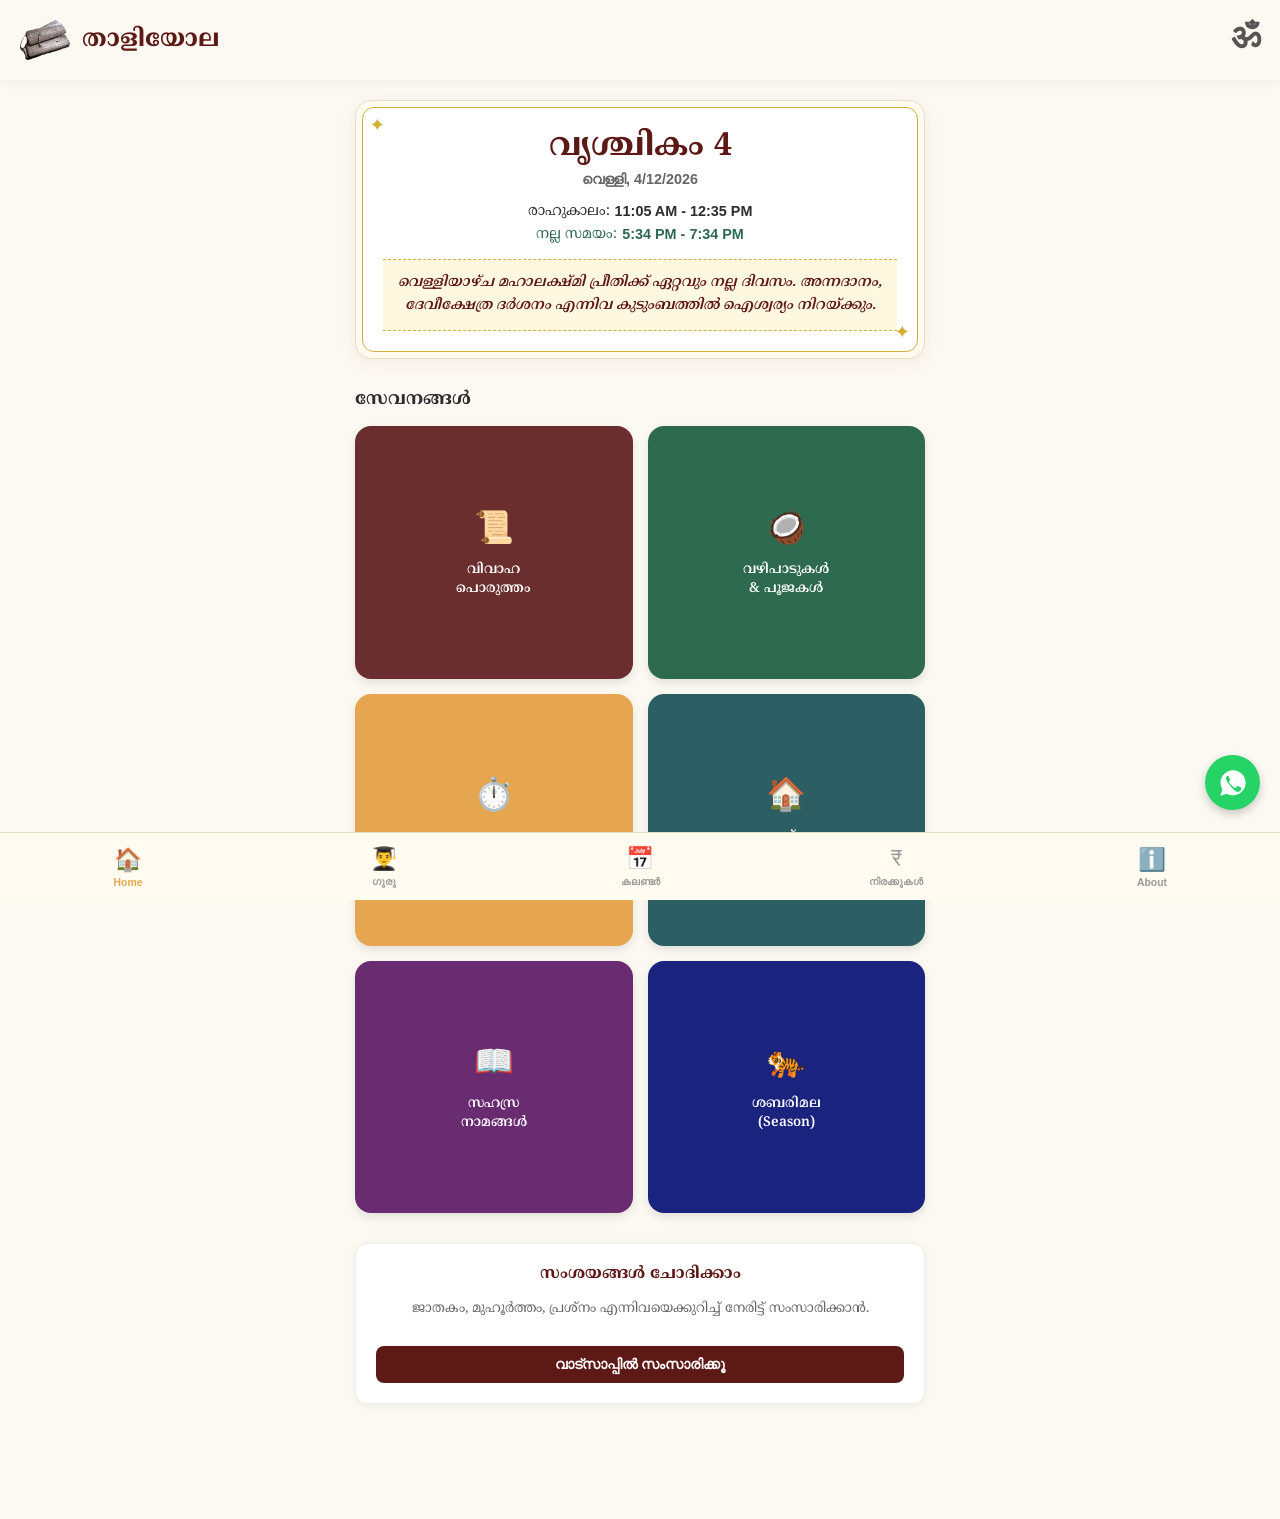
<file: index.html>
<!DOCTYPE html>
<html lang="ml">
<head>
    <meta charset="UTF-8">
    <meta name="viewport" content="width=device-width, initial-scale=1.0">
    <meta name="description" content="Authentic Namboothiri Astrology from Kerala.">
    <title>Thaliyola | Home</title>
    <link href="https://fonts.googleapis.com/css2?family=Noto+Serif+Malayalam:wght@400;700&display=swap" rel="stylesheet">
    <link rel="stylesheet" href="style.css">
</head>
<body>

    <header class="app-header">
        <a href="index.html" class="logo-row">
            <img src="thaliyola1.png" alt="Thaliyola Logo" class="logo-img">
            <div class="logo-text">
                <h1 style="margin:0; font-size:1.5rem; color:#5d1916; font-weight:700;">താളിയോല</h1>
            </div>
        </a>
        <div class="header-om">ॐ</div>
    </header>

    <main class="content-wrapper">

        <div class="parchment-card">
            <div class="parchment-inner">
                <div class="date-container">
                    <div id="m-date-main" class="panchangam-main-mal">...</div>
                    <div id="e-date-sub" class="panchangam-sub-eng">...</div>
                </div>

                <div class="panchangam-row" style="margin-top: 15px;">
                    രാഹുകാലം: <span id="t-rahu" class="time-highlight">...</span>
                </div>
                <div class="panchangam-row nalla-neram">
                    നല്ല സമയം: <span id="t-nalla" class="time-highlight">...</span>
                </div>

                <div id="day-features" class="significance-box">
                    ...
                </div>
            </div>
        </div>

        <div class="section-heading">സേവനങ്ങൾ</div>

        <div class="service-grid-modern">
            <div class="grid-card maroon" onclick="window.location.href='matchmaking.html'">
                <div class="grid-icon">📜</div>
                <div class="grid-label">വിവാഹ<br>പൊരുത്തം</div>
            </div>
            <div class="grid-card green" onclick="window.location.href='offerings.html'">
                <div class="grid-icon">🥥</div>
                <div class="grid-label">വഴിപാടുകൾ<br>& പൂജകൾ</div>
            </div>
            <div class="grid-card mustard" onclick="window.location.href='best_times.html'">
                <div class="grid-icon">⏱️</div>
                <div class="grid-label">നല്ല<br>സമയം</div>
            </div>
            <div class="grid-card teal" onclick="window.location.href='vasthu.html'">
                <div class="grid-icon">🏠</div>
                <div class="grid-label">വാസ്തു<br>അറിവുകൾ</div>
            </div>
            <div class="grid-card purple" onclick="window.location.href='sahasranamam.html'">
                <div class="grid-icon">📖</div>
                <div class="grid-label">സഹസ്ര<br>നാമങ്ങൾ</div>
            </div>
            <div class="grid-card ayyappa" onclick="window.location.href='sabarimala.html'">
                <div class="grid-icon">🐅</div>
                <div class="grid-label">ശബരിമല<br>(Season)</div>
            </div>
        </div>

        <div class="about-card" style="margin-top: 20px; text-align: center;">
            <h3 style="color: var(--primary); margin-top: 0; font-size: 1rem;">സംശയങ്ങൾ ചോദിക്കാം</h3>
            <p style="font-size: 0.85rem; color: #666;">
                ജാതകം, മുഹൂർത്തം, പ്രശ്നം എന്നിവയെക്കുറിച്ച് നേരിട്ട് സംസാരിക്കാൻ.
            </p>
            <button class="book-btn" onclick="contactWhatsApp('നമസ്കാരം, എനിക്ക് ജ്യോതിഷപരമായ ചില സംശയങ്ങൾ ചോദിക്കാനുണ്ട്.')" style="padding: 10px; font-size: 0.9rem;">
                വാട്സാപ്പിൽ സംസാരിക്കൂ
            </button>
        </div>

    </main>

    <a href="javascript:void(0)" onclick="contactWhatsApp('Hello')" class="float-wa">
        <svg viewBox="0 0 32 32" class="wa-icon"><path d="M16.07,2.35c-7.38,0-13.38,6-13.38,13.38a13.3,13.3,0,0,0,2,7.15L2.42,29.6l6.89-2.2a13.31,13.31,0,0,0,6.76,1.84h0c7.38,0,13.38-6,13.38-13.38S23.45,2.35,16.07,2.35ZM9.9,8.29a2.13,2.13,0,0,1,1.55.72c.19.19,1.29,3.1,1.4,3.31s.16.49-.07.79-.42.69-.77,1c-.22.19-.46.35-.22.77s2.93,4.81,6.37,6.33c.4.18.7.16.93-.11s1-1.22,1.27-1.63.53-.36.91-.21,2.35,1.11,2.75,1.31.67.31.76.47.07,2.39-1.15,3.36-3.29,1.15-4.33.71-4.37-3.58-8.6-9.15A9.59,9.59,0,0,1,8.5,11.13C8.57,9.59,10.15,8.29,9.9,8.29Z"/></svg>
    </a>
    <nav class="bottom-nav">
        <a href="index.html" class="nav-item active"><span class="icon">🏠</span><span class="label">Home</span></a>
        <a href="astrologers.html" class="nav-item"><span class="icon">👨‍🎓</span><span class="label">ഗുരു</span></a>
        <a href="calendar.html" class="nav-item"><span class="icon">📅</span><span class="label">കലണ്ടർ</span></a>
        <a href="rates.html" class="nav-item"><span class="icon">₹</span><span class="label">നിരക്കുകൾ</span></a>
        <a href="about.html" class="nav-item"><span class="icon">ℹ️</span><span class="label">About</span></a>
    </nav>

    <script src="script.js"></script>

    <script>
        const daysMalayalam = ["ഞായർ", "തിങ്കൾ", "ചൊവ്വ", "ബുധൻ", "വ്യാഴം", "വെള്ളി", "ശനി"];
        const sunriseOffsets = [40, 35, 25, 10, 5, 5, 10, 15, 15, 15, 20, 35];
        const timingsMap = [[10.5, 9.0, 3.5, 6.0], [1.5, 7.5, 10.0, 12.0], [9.0, 6.0, 1.5, 4.0], [6.0, 4.5, 8.0, 10.0], [7.5, 3.0, 4.0, 6.0], [4.5, 1.5, 11.0, 13.0], [3.0, 0.0, 2.5, 5.0]];
        const sankrantiData = [{cutoff: 14, name: "ധനു", next: "മകരം", offset: 17}, {cutoff: 13, name: "മകരം", next: "കുംഭം", offset: 0}, {cutoff: 14, name: "കുംഭം", next: "മീനം", offset: 0}, {cutoff: 14, name: "മീനം", next: "മേടം", offset: 0}, {cutoff: 15, name: "മേടം", next: "ഇടവം", offset: 0}, {cutoff: 15, name: "ഇടവം", next: "മിഥുനം", offset: 0}, {cutoff: 16, name: "മിഥുനം", next: "കർക്കടകം", offset: 0}, {cutoff: 17, name: "കർക്കടകം", next: "ചിങ്ങം", offset: 0}, {cutoff: 17, name: "ചിങ്ങം", next: "കന്നി", offset: 0}, {cutoff: 17, name: "കന്നി", next: "തുലാം", offset: 0}, {cutoff: 16, name: "തുലാം", next: "വൃശ്ചികം", offset: 0}, {cutoff: 16, name: "വൃശ്ചികം", next: "ധനു", offset: 0}];

        const daySignificances = [
            "ഞായറാഴ്ച സൂര്യപ്രീതിക്ക് ഉത്തമം. ക്ഷേത്രദർശനം, ശിവപൂജ എന്നിവയ്ക്ക് നല്ല ദിവസം. ആരോഗ്യം, പിതൃപുണ്യം എന്നിവയാണ് ഫലം.",
            "തിങ്കളാഴ്ച ശിവഭജനത്തിന് ഏറ്റവും വിശേഷം. 'ഓം നമ ശിവായ' ജപിക്കുന്നത് മനഃസമാധാനം നൽകും. ഉമാമഹേശ്വര പ്രീതികരമായ ദിവസം.",
            "ചൊവ്വാഴ്ച ദേവീപ്രീതിക്കും മുരുകഭജനത്തിനും നന്ന്. ഗണപതിഹോമം, ഭഗവതിസേവ എന്നിവയ്ക്ക് ഉത്തമം. തടസ്സങ്ങൾ മാറിക്കിട്ടും.",
            "ബുധനാഴ്ച വിദ്യയ്ക്കും ബുദ്ധിക്കും പ്രാധാന്യം. ശ്രീകൃഷ്ണനെയും അയ്യപ്പനെയും ഭജിക്കാം. വിദ്യാരംഭത്തിനും പുതിയ കാര്യങ്ങൾക്കും നല്ലത്.",
            "വ്യാഴാഴ്ച മഹാവിഷ്ണുവിനും ഗുരുവായൂരപ്പനും പ്രധാനം. വിഷ്ണു സഹസ്രനാമം ജപിക്കുന്നത് ഐശ്വര്യം നൽകും. ധനനേട്ടത്തിന് ഉത്തമം.",
            "വെള്ളിയാഴ്ച മഹാലക്ഷ്മി പ്രീതിക്ക് ഏറ്റവും നല്ല ദിവസം. അന്നദാനം, ദേവീക്ഷേത്ര ദർശനം എന്നിവ കുടുംബത്തിൽ ഐശ്വര്യം നിറയ്ക്കും.",
            "ശനിയാഴ്ച ശാസ്താവിനെ (അയ്യപ്പനെ) ഭജിക്കാൻ ഉത്തമം. നീരാജനം കത്തിക്കുന്നതും ശനീശ്വര പൂജയും ദോഷങ്ങൾ അകറ്റാൻ സഹായിക്കും."
        ];

        function formatTime(d) { let h=Math.floor(d), m=Math.floor((d-h)*60), p="AM"; if(h>=12){p="PM";if(h>12)h-=12;} if(h===0)h=12; return `${h}:${m<10?"0"+m:m} ${p}`; }
        function calculateTime(b,o) { return ((b*60)+o)/60; }

        function setPanchangam() {
            const date = new Date();
            const d = date.getDate(), m = date.getMonth(), y = date.getFullYear(), dayIndex = date.getDay();
            
            const malRule = sankrantiData[m];
            let malDateString = (d < malRule.cutoff) ? `${malRule.name} ${malRule.offset + d}` : `${malRule.next} ${d - malRule.cutoff + 1}`;
            if(m===0 && d < 14) malDateString = `ധനു ${16+d}`; 
            
            document.getElementById("m-date-main").innerText = malDateString;
            document.getElementById("e-date-sub").innerText = `${daysMalayalam[dayIndex]}, ${d}/${m+1}/${y}`;
            document.getElementById("day-features").innerText = daySignificances[dayIndex];

            const offset = sunriseOffsets[m];
            const r = timingsMap[dayIndex];
            document.getElementById("t-rahu").innerText = `${formatTime(calculateTime(6.0+r[0], offset))} - ${formatTime(calculateTime(6.0+r[0], offset)+1.5)}`;
            document.getElementById("t-nalla").innerText = `${formatTime(calculateTime(6.0+r[2], offset))} - ${formatTime(calculateTime(6.0+r[3], offset))}`;
        }

        setPanchangam();
    </script>
</body>
</html>
</file>
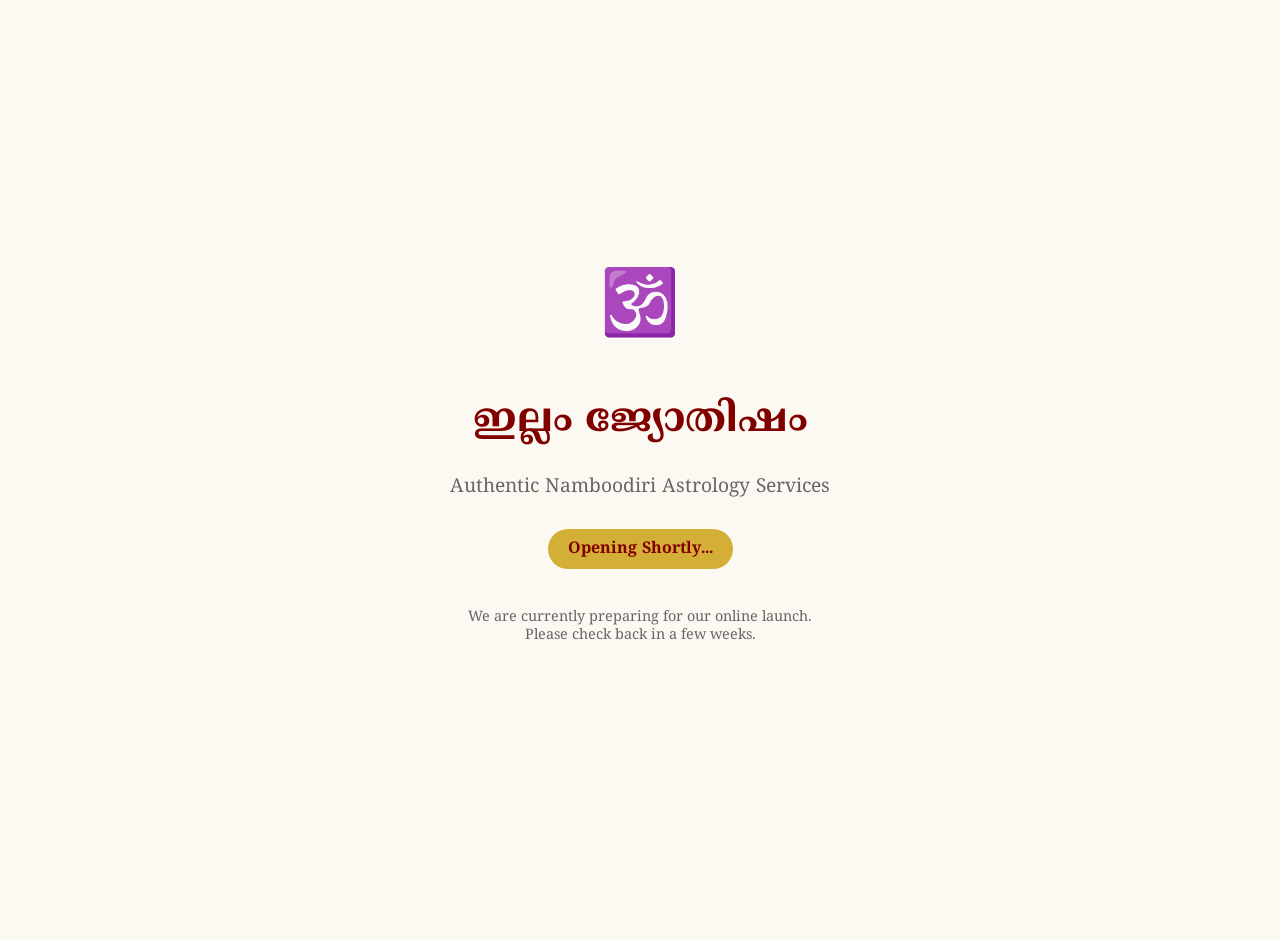
<file: 1index.html>
<!DOCTYPE html>
<html lang="ml">
<head>
    <meta charset="UTF-8">
    <meta name="viewport" content="width=device-width, initial-scale=1.0">
    <title>Illam Jyothisham | Coming Soon</title>
    <link href="https://fonts.googleapis.com/css2?family=Noto+Serif+Malayalam:wght@400;700&display=swap" rel="stylesheet">
    <style>
        body {
            background-color: #fcf9f2;
            color: #333;
            font-family: 'Noto Serif Malayalam', serif;
            display: flex;
            flex-direction: column;
            align-items: center;
            justify-content: center;
            height: 100vh;
            margin: 0;
            text-align: center;
            padding: 20px;
        }
        h1 { color: #800000; font-size: 2.5rem; margin-bottom: 10px; }
        p { color: #666; font-size: 1.2rem; margin-bottom: 30px; }
        .badge {
            background: #d4af37;
            color: #800000;
            padding: 10px 20px;
            border-radius: 50px;
            font-weight: bold;
            display: inline-block;
        }
    </style>
</head>
<body>
    <div style="font-size: 4rem; margin-bottom: 20px;">🕉️</div>
    <h1>ഇല്ലം ജ്യോതിഷം</h1>
    <p>Authentic Namboodiri Astrology Services</p>
    
    <div class="badge">
        Opening Shortly...
    </div>

    <p style="margin-top: 40px; font-size: 0.9rem;">
        We are currently preparing for our online launch.<br>
        Please check back in a few weeks.
    </p>
</body>
</html>
</file>
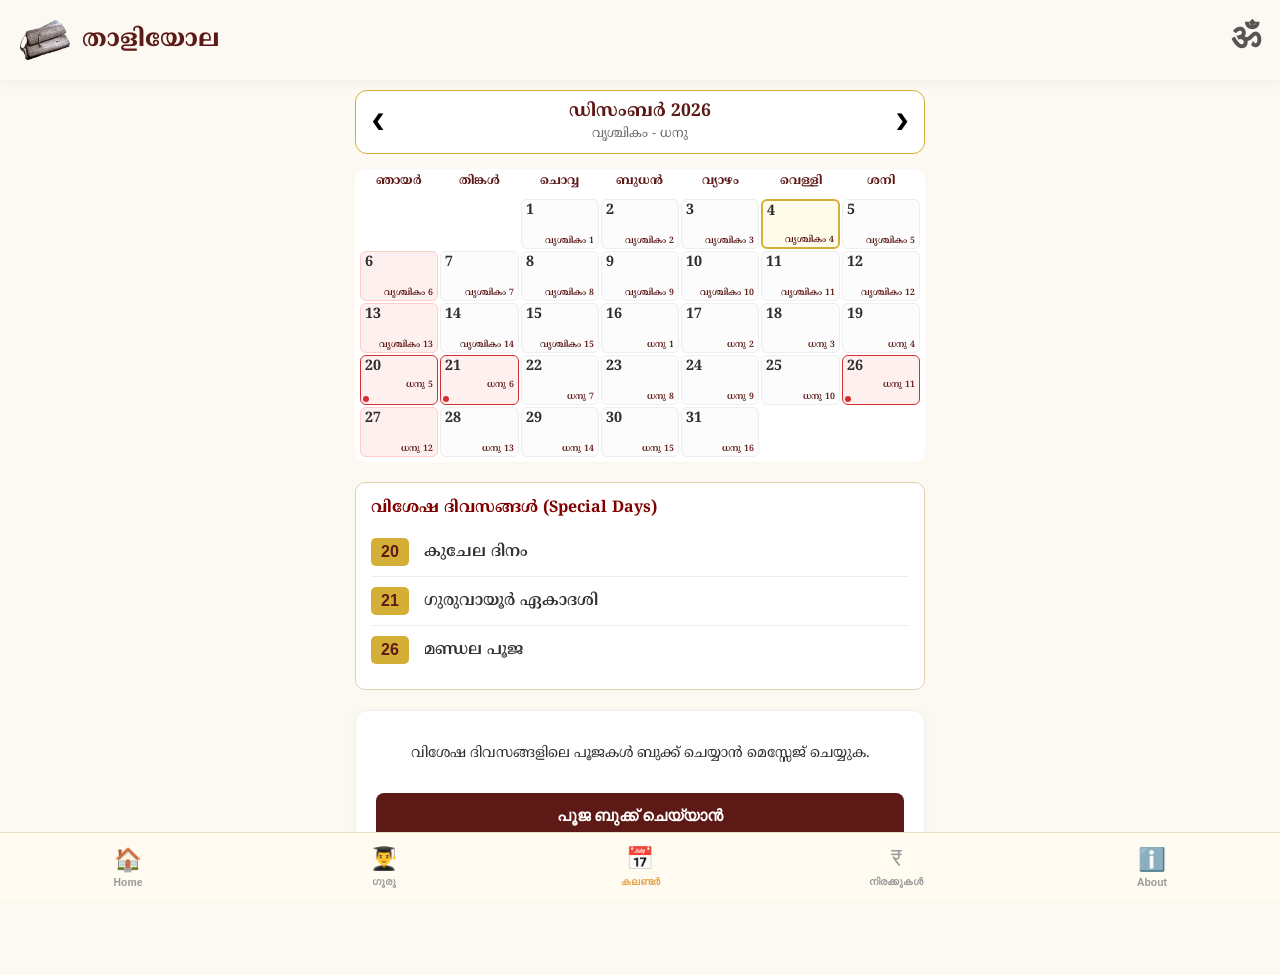
<file: calendar.html>
<!DOCTYPE html>
<html lang="ml">
<head>
    <meta charset="UTF-8">
    <meta name="viewport" content="width=device-width, initial-scale=1.0">
    <title>Jyothishi | Calendar</title>
    <link href="https://fonts.googleapis.com/css2?family=Noto+Serif+Malayalam:wght@400;700&display=swap" rel="stylesheet">
    <link rel="stylesheet" href="style.css">
</head>
<body>

    <header class="app-header">
        <a href="index.html" class="logo-row">
            <img src="thaliyola1.png" alt="Thaliyola Logo" class="logo-img">
            <div class="logo-text">
                <h1 style="margin:0; font-size:1.5rem; color:#5d1916; font-weight:700;">താളിയോല</h1>
            </div>
        </a>
        <div class="header-om">ॐ</div>
    </header>

    <main class="content-wrapper">
        <div class="calendar-controls">
            <button class="nav-arrow" onclick="changeMonth(-1)" style="background:none; border:none; font-size:1.5rem; cursor:pointer;">&#10094;</button>
            <div style="text-align: center;">
                <h2 id="monthDisplay" class="month-title"></h2>
                <span id="eraDisplay" style="font-size: 0.8rem; color: #666;"></span>
            </div>
            <button class="nav-arrow" onclick="changeMonth(1)" style="background:none; border:none; font-size:1.5rem; cursor:pointer;">&#10095;</button>
        </div>

        <div class="calendar-grid" id="calendarGrid"></div>

        <div id="eventListBox" class="event-list-box" style="display:none;">
            <h4 style="margin:0 0 10px 0; color:#800000;">വിശേഷ ദിവസങ്ങൾ (Special Days)</h4>
            <div id="eventListContent"></div>
        </div>

        <div class="about-card" style="margin-top: 20px; text-align: center;">
            <p style="font-size: 0.9rem;">വിശേഷ ദിവസങ്ങളിലെ പൂജകൾ ബുക്ക് ചെയ്യാൻ മെസ്സേജ് ചെയ്യുക.</p>
            <button class="book-btn" onclick="contactWhatsApp('നമസ്കാരം, വിശേഷ ദിവസത്തെ പൂജ ബുക്ക് ചെയ്യാൻ ആഗ്രഹിക്കുന്നു')">പൂജ ബുക്ക് ചെയ്യാൻ</button>
        </div>
    </main>

    <nav class="bottom-nav">
        <a href="index.html" class="nav-item">
            <span class="icon">🏠</span><span class="label">Home</span>
        </a>
        <a href="astrologers.html" class="nav-item">
            <span class="icon">👨‍🎓</span><span class="label">ഗുരു</span>
        </a>
        <a href="calendar.html" class="nav-item active">
            <span class="icon">📅</span><span class="label">കലണ്ടർ</span>
        </a>
        <a href="rates.html" class="nav-item">
            <span class="icon">₹</span><span class="label">നിരക്കുകൾ</span>
        </a>
        <a href="about.html" class="nav-item">
            <span class="icon">ℹ️</span><span class="label">About</span>
        </a>
    </nav>

    <script src="script.js"></script>

    <script>
        // --- Get Current Date from User's Device ---
        let today = new Date();
        let currentYear = today.getFullYear(); 
        let currentMonth = today.getMonth();   

        // --- FESTIVAL DATA ---
        const festivalData = {
            "2025": {
                "0-14": "മകര സംക്രാന്തി",
                "1-26": "മഹാ ശിവരാത്രി",
                "3-14": "വിഷു",
                "7-27": "തിരുവോണം",
                "9-2": "ഗാന്ധി ജയന്തി",
                "9-20": "വിജയദശമി",
                "10-12": "ദീപാവലി",
                "11-25": "ക്രിസ്മസ്"
            },
            "2026": {
                "0-2": "മന്നം ജയന്തി",
                "0-14": "മകര സംക്രാന്തി",
                "0-26": "റിപ്പബ്ലിക് ദിനം",
                "1-1": "തൈപ്പൂയം",
                "1-16": "മഹാ ശിവരാത്രി",
                "1-24": "ആറ്റുകാൽ പൊങ്കാല",
                "3-14": "വിഷു",
                "3-28": "തൃശ്ശൂർ പൂരം",
                "4-1": "മെയ് ദിനം",
                "4-21": "ശങ്കരാചാര്യ ജയന്തി",
                "5-21": "ലോക യോഗ ദിനം",
                "6-17": "രാമായണ മാസാചരണം",
                "7-15": "സ്വാതന്ത്ര്യ ദിനം",
                "7-16": "ചിങ്ങം 1",
                "7-25": "ഉത്രാടം",
                "7-26": "തിരുവോണം",
                "7-27": "അവിട്ടം",
                "7-28": "ചതയം",
                "7-28": "അയ്യങ്കാളി ജയന്തി",
                "7-30": "ശ്രീനാരായണ ഗുരു ജയന്തി",
                "8-4": "ശ്രീകൃഷ്ണ ജയന്തി",
                "8-16": "വിശ്വകർമ്മ ദിനം",
                "8-21": "ശ്രീനാരായണ ഗുരു സമാധി",
                "9-2": "ഗാന്ധി ജയന്തി",
                "9-12": "നവരാത്രി തുടക്കം",
                "9-18": "ദുർഗ്ഗാഷ്ടമി",
                "9-19": "മഹാനവമി",
                "9-20": "വിജയദശമി",
                "10-1": "കേരളപ്പിറവി",
                "10-8": "ദീപാവലി",
                "10-17": "മണ്ഡലകാലം തുടക്കം",
                "10-24": "തൃക്കാർത്തിക",
                "11-20": "കുചേല ദിനം",
                "11-21": "ഗുരുവായൂർ ഏകാദശി", 
                "11-26": "മണ്ഡല പൂജ"
            }
        };

        const malayalamMonths = ["ജനുവരി", "ഫെബ്രുവരി", "മാർച്ച്", "ഏപ്രിൽ", "മെയ്", "ജൂൺ", "ജൂലൈ", "ഓഗസ്റ്റ്", "സെപ്റ്റംബർ", "ഒക്ടോബർ", "നവംബർ", "ഡിസംബർ"];
        const weekDays = ["ഞായർ", "തിങ്കൾ", "ചൊവ്വ", "ബുധൻ", "വ്യാഴം", "വെള്ളി", "ശനി"];
        
        const sankrantiData = [
            { cutoff: 14, before: "ധനു", after: "മകരം", offsetBefore: 17, offsetAfter: 1 },    
            { cutoff: 13, before: "മകരം", after: "കുംഭം", offsetBefore: 0, offsetAfter: 1 },    
            { cutoff: 14, before: "കുംഭം", after: "മീനം", offsetBefore: 0, offsetAfter: 1 },    
            { cutoff: 14, before: "മീനം", after: "മേടം", offsetBefore: 0, offsetAfter: 1 },     
            { cutoff: 15, before: "മേടം", after: "ഇടവം", offsetBefore: 0, offsetAfter: 1 },     
            { cutoff: 15, before: "ഇടവം", after: "മിഥുനം", offsetBefore: 0, offsetAfter: 1 },   
            { cutoff: 16, before: "മിഥുനം", after: "കർക്കടകം", offsetBefore: 0, offsetAfter: 1 }, 
            { cutoff: 17, before: "കർക്കടകം", after: "ചിങ്ങം", offsetBefore: 0, offsetAfter: 1 }, 
            { cutoff: 17, before: "ചിങ്ങം", after: "കന്നി", offsetBefore: 0, offsetAfter: 1 },    
            { cutoff: 17, before: "കന്നി", after: "തുലാം", offsetBefore: 0, offsetAfter: 1 },     
            { cutoff: 16, before: "തുലാം", after: "വൃശ്ചികം", offsetBefore: 0, offsetAfter: 1 },  
            { cutoff: 16, before: "വൃശ്ചികം", after: "ധനു", offsetBefore: 0, offsetAfter: 1 }     
        ];

        function getMalayalamDate(engDate, monthIndex) {
            const rule = sankrantiData[monthIndex];
            if (engDate < rule.cutoff) {
                let malDate = rule.offsetBefore + engDate;
                if(monthIndex === 0) malDate = 16 + engDate; 
                return `${rule.before} ${malDate}`;
            } else {
                let malDate = engDate - rule.cutoff + 1;
                return `${rule.after} ${malDate}`;
            }
        }

        function renderCalendar() {
            const grid = document.getElementById('calendarGrid');
            const display = document.getElementById('monthDisplay');
            const eraDisplay = document.getElementById('eraDisplay');
            const eventBox = document.getElementById('eventListBox');
            const eventContent = document.getElementById('eventListContent');
            
            grid.innerHTML = "";
            eventContent.innerHTML = ""; 
            let hasEvents = false;

            display.innerText = `${malayalamMonths[currentMonth]} ${currentYear}`;
            const rule = sankrantiData[currentMonth];
            eraDisplay.innerText = `${rule.before} - ${rule.after}`;

            // Weekday Headers
            weekDays.forEach(day => {
                const div = document.createElement('div');
                div.className = 'day-name';
                div.innerText = day;
                grid.appendChild(div);
            });

            // Date Calculations
            const firstDay = new Date(currentYear, currentMonth, 1).getDay();
            const daysInMonth = new Date(currentYear, currentMonth + 1, 0).getDate();

            // Empty Slots
            for (let i = 0; i < firstDay; i++) {
                grid.appendChild(document.createElement('div'));
            }

            // Fill Dates
            for (let d = 1; d <= daysInMonth; d++) {
                const dateDiv = document.createElement('div');
                dateDiv.className = 'calendar-date';
                
                const engSpan = document.createElement('span');
                engSpan.className = 'eng-date';
                engSpan.innerText = d;

                const malSpan = document.createElement('span');
                malSpan.className = 'mal-date';
                malSpan.innerText = getMalayalamDate(d, currentMonth);

                dateDiv.appendChild(engSpan);
                dateDiv.appendChild(malSpan);

                const dateKey = `${currentMonth}-${d}`;
                const yearData = festivalData[currentYear]; 
                
                if (yearData && yearData[dateKey]) {
                    const dot = document.createElement('div');
                    dot.className = 'event-indicator';
                    dateDiv.appendChild(dot);
                    dateDiv.style.borderColor = "#d32f2f"; 
                    dateDiv.style.backgroundColor = "#fff0f0";

                    hasEvents = true;
                    const eventItem = document.createElement('div');
                    eventItem.className = 'event-item';
                    eventItem.innerHTML = `
                        <div class="event-date-badge">${d}</div>
                        <div class="event-name">${yearData[dateKey]}</div>
                    `;
                    eventContent.appendChild(eventItem);
                }

                const checkDay = new Date(currentYear, currentMonth, d).getDay();
                if (checkDay === 0) dateDiv.classList.add('sunday');

                const now = new Date();
                if (d === now.getDate() && currentMonth === now.getMonth() && currentYear === now.getFullYear()) {
                    dateDiv.classList.add('today');
                }

                grid.appendChild(dateDiv);
            }

            if(hasEvents) {
                eventBox.style.display = 'block';
            } else {
                eventBox.style.display = 'none';
            }
        }

        function changeMonth(step) {
            currentMonth += step;
            if (currentMonth > 11) { currentMonth = 0; currentYear++; } 
            else if (currentMonth < 0) { currentMonth = 11; currentYear--; }
            renderCalendar();
        }

        renderCalendar();
    </script>
</body>
</html>
</file>
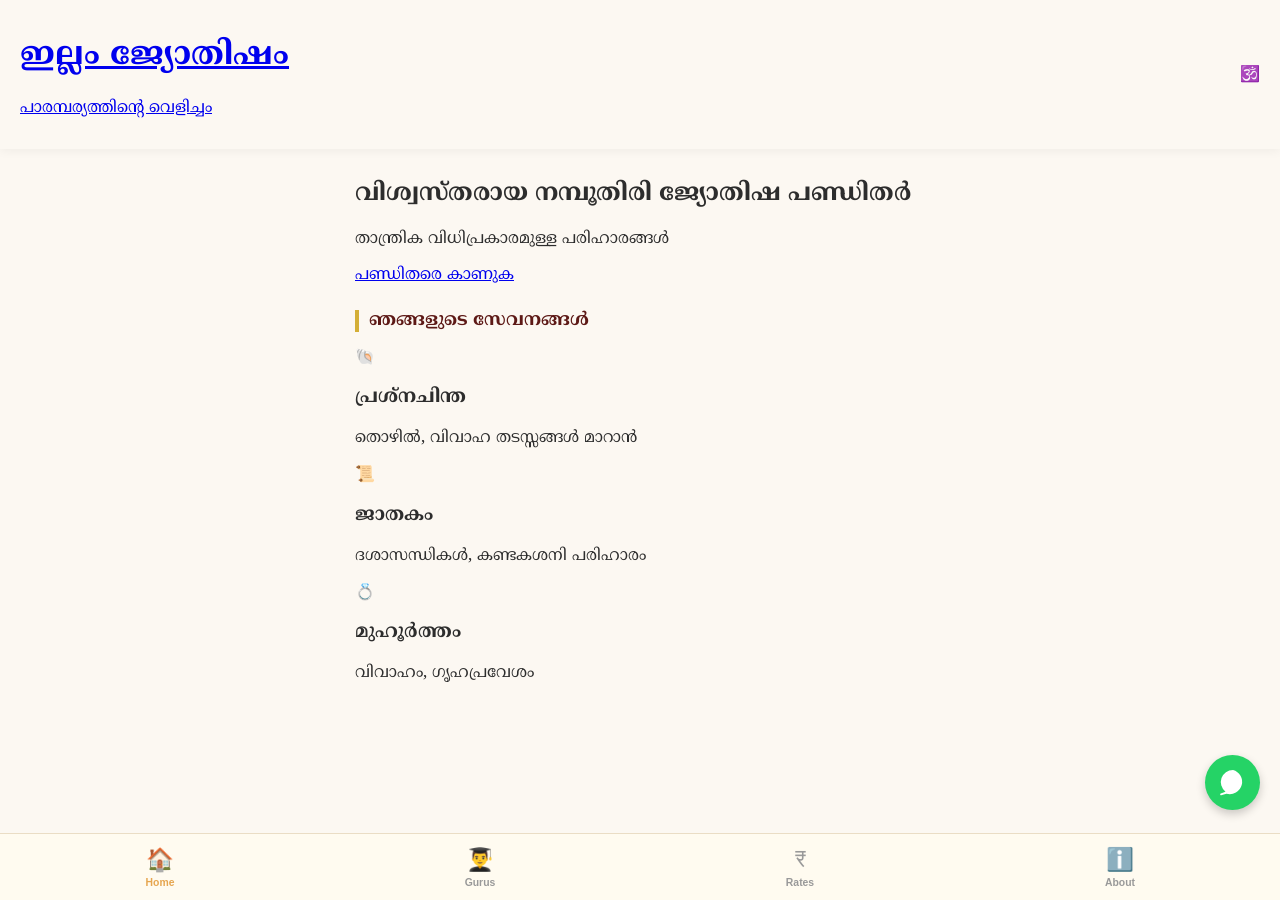
<file: real_index.html>
<!DOCTYPE html>
<html lang="ml">
<head>
    <meta charset="UTF-8">
    <meta name="viewport" content="width=device-width, initial-scale=1.0">
    <meta name="description" content="Authentic Namboothiri Astrology from Kerala. Live Prasnam and Remedies.">
    <title>Illam Jyothisham | Home</title>
    <link href="https://fonts.googleapis.com/css2?family=Noto+Serif+Malayalam:wght@400;700&display=swap" rel="stylesheet">
    <link rel="stylesheet" href="style.css">
</head>
<body>

    <header class="app-header">
        <a href="index.html" class="logo-container">
            <h1>ഇല്ലം ജ്യോതിഷം</h1>
            <p>പാരമ്പര്യത്തിൻ്റെ വെളിച്ചം</p>
        </a>
        <div class="header-icon">🕉️</div>
    </header>

    <main class="content-wrapper">
        <div class="hero-card">
            <h2>വിശ്വസ്തരായ നമ്പൂതിരി ജ്യോതിഷ പണ്ഡിതർ</h2>
            <p>താന്ത്രിക വിധിപ്രകാരമുള്ള പരിഹാരങ്ങൾ</p>
            <a href="astrologers.html" class="primary-btn">പണ്ഡിതരെ കാണുക</a>
        </div>

        <div class="section-title">ഞങ്ങളുടെ സേവനങ്ങൾ</div>

        <div class="services-grid">
            <div class="service-card" onclick="window.location.href='prasnam.html'">
                <div class="icon">🐚</div>
                <div>
                    <h3>പ്രശ്നചിന്ത</h3>
                    <p>തൊഴിൽ, വിവാഹ തടസ്സങ്ങൾ മാറാൻ</p>
                </div>
            </div>

            <div class="service-card" onclick="window.location.href='horoscope.html'">
                <div class="icon">📜</div>
                <div>
                    <h3>ജാതകം</h3>
                    <p>ദശാസന്ധികൾ, കണ്ടകശനി പരിഹാരം</p>
                </div>
            </div>

            <div class="service-card" onclick="window.location.href='muhurtham.html'">
                <div class="icon">💍</div>
                <div>
                    <h3>മുഹൂർത്തം</h3>
                    <p>വിവാഹം, ഗൃഹപ്രവേശം</p>
                </div>
            </div>
        </div>
    </main>

    <a href="javascript:void(0)" onclick="contactWhatsApp('Hello')" class="float-wa">
        <svg viewBox="0 0 32 32" class="wa-icon"><path d="M16,2A13,13,0,0,0,8,25.23L2.93,27.3a1,1,0,0,0-.54,1.3,1,1,0,0,0,1,.54l5.63-1.63a13,13,0,1,0,7-25.5Z"></path></svg>
    </a>

    <nav class="bottom-nav">
        <a href="index.html" class="nav-item active">
            <span class="icon">🏠</span>
            <span class="label">Home</span>
        </a>
        <a href="astrologers.html" class="nav-item">
            <span class="icon">👨‍🎓</span>
            <span class="label">Gurus</span>
        </a>
        <a href="rates.html" class="nav-item">
            <span class="icon">₹</span>
            <span class="label">Rates</span>
        </a>
        <a href="about.html" class="nav-item">
            <span class="icon">ℹ️</span>
            <span class="label">About</span>
        </a>
    </nav>

    <script src="script.js"></script>
</body>
</html>
</file>
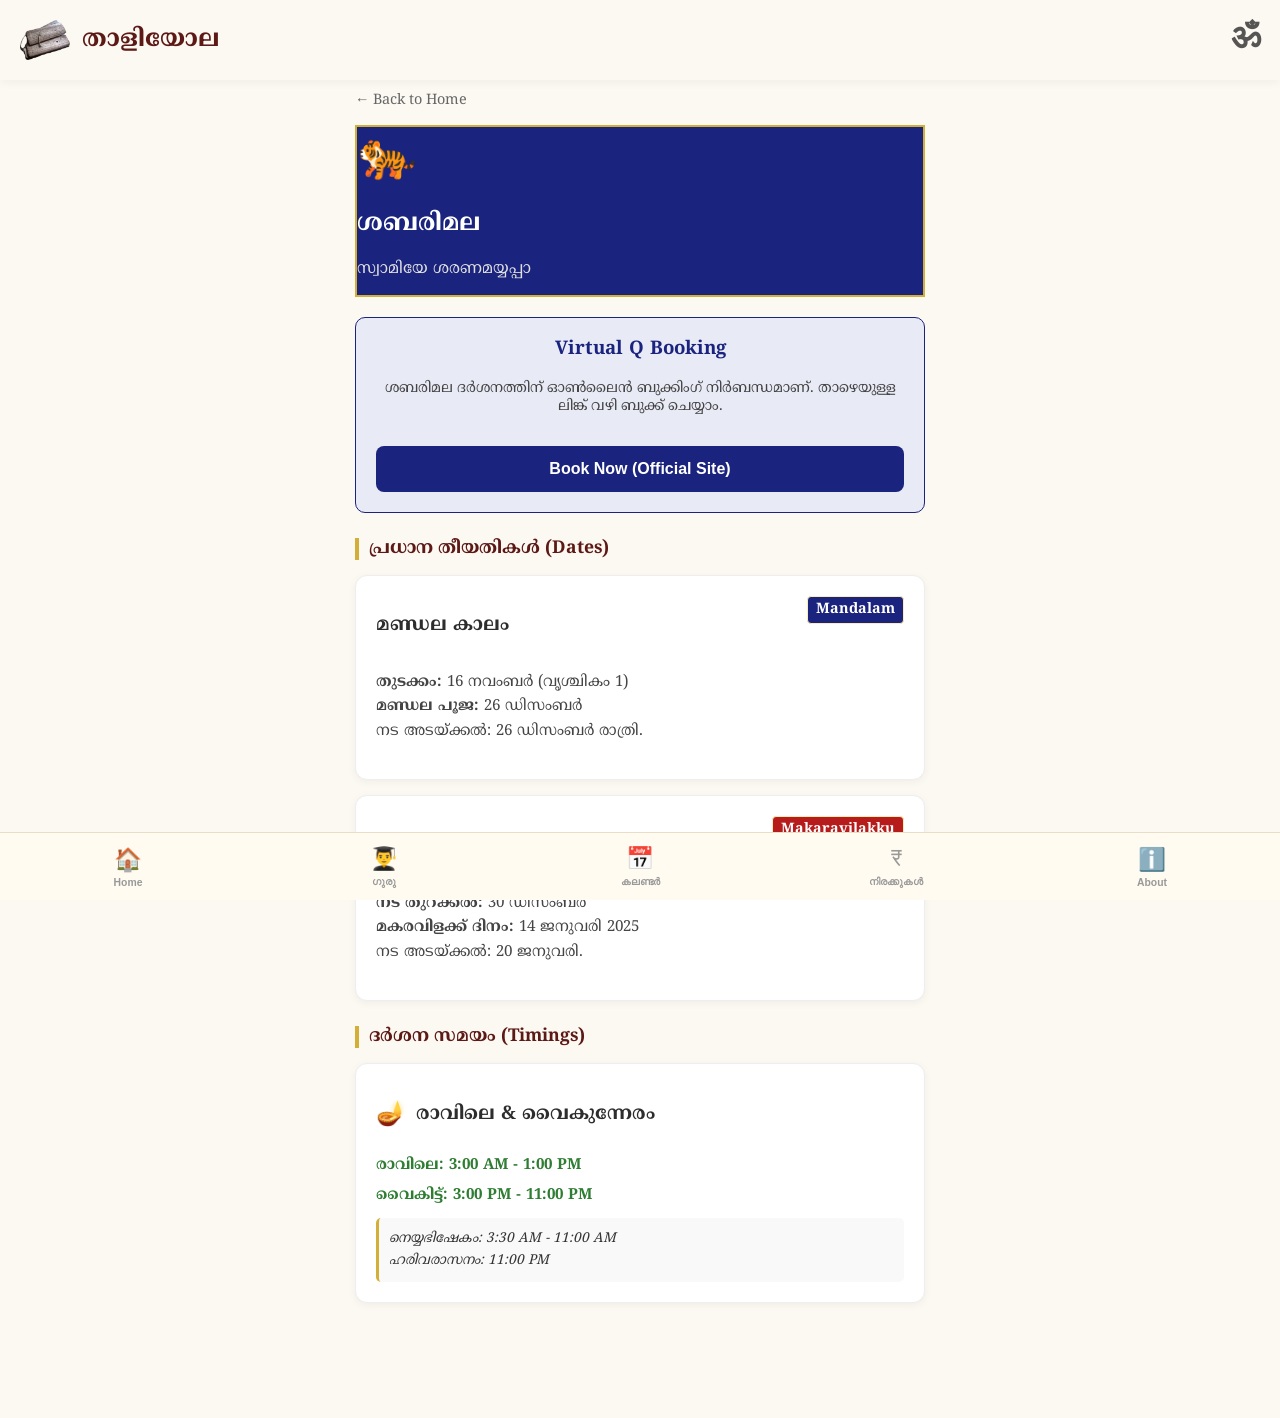
<file: sabarimala.html>
<!DOCTYPE html>
<html lang="ml">
<head>
    <meta charset="UTF-8">
    <meta name="viewport" content="width=device-width, initial-scale=1.0">
    <title>Sabarimala Info</title>
    <link href="https://fonts.googleapis.com/css2?family=Noto+Serif+Malayalam:wght@400;700&display=swap" rel="stylesheet">
    <link rel="stylesheet" href="style.css">
</head>
<body>

    <header class="app-header">
        <a href="index.html" class="logo-row">
            <img src="thaliyola1.png" alt="Thaliyola Logo" class="logo-img">
            <div class="logo-text">
                <h1 style="margin:0; font-size:1.5rem; color:#5d1916; font-weight:700;">താളിയോല</h1>
            </div>
        </a>
        <div class="header-om">ॐ</div>
    </header>

    <main class="content-wrapper">
        <a href="index.html" style="text-decoration: none; color: #666; font-size: 0.9rem;">← Back to Home</a>
        
        <div class="hero-card" style="margin-top: 15px; background-color:#1a237e; color:white; border:2px solid #d4af37;">
            <div style="font-size: 3rem;">🐅</div>
            <h2>ശബരിമല</h2>
            <p style="color:#e0e0e0;">സ്വാമിയേ ശരണമയ്യപ്പാ</p>
        </div>

        <div class="contact-box" style="margin-top: 20px; background-color:#e8eaf6; border: 1px solid #1a237e;">
            <h3 style="color: #1a237e; margin-top: 0;">Virtual Q Booking</h3>
            <p style="font-size: 0.9rem; color: #444; margin-bottom: 15px;">
                ശബരിമല ദർശനത്തിന് ഓൺലൈൻ ബുക്കിംഗ് നിർബന്ധമാണ്. താഴെയുള്ള ലിങ്ക് വഴി ബുക്ക് ചെയ്യാം.
            </p>
            <button class="book-btn" onclick="window.open('https://sabarimalaonline.org', '_blank')" style="background-color: #1a237e;">
                Book Now (Official Site)
            </button>
        </div>

        <div class="section-title">പ്രധാന തീയതികൾ (Dates)</div>

        <div class="offering-card">
            <div class="offering-header">
                <h3>മണ്ഡല കാലം</h3>
                <span class="price-tag" style="background:#1a237e; color:white;">Mandalam</span>
            </div>
            <p class="offering-desc">
                <strong>തുടക്കം:</strong> 16 നവംബർ (വൃശ്ചികം 1)<br>
                <strong>മണ്ഡല പൂജ:</strong> 26 ഡിസംബർ<br>
                നട അടയ്ക്കൽ: 26 ഡിസംബർ രാത്രി.
            </p>
        </div>

        <div class="offering-card">
            <div class="offering-header">
                <h3>മകരവിളക്ക്</h3>
                <span class="price-tag" style="background:#b71c1c; color:white;">Makaravilakku</span>
            </div>
            <p class="offering-desc">
                <strong>നട തുറക്കൽ:</strong> 30 ഡിസംബർ<br>
                <strong>മകരവിളക്ക് ദിനം:</strong> 14 ജനുവരി 2025<br>
                നട അടയ്ക്കൽ: 20 ജനുവരി.
            </p>
        </div>

        <div class="section-title">ദർശന സമയം (Timings)</div>
        
        <div class="time-card">
            <div class="time-header">
                <div class="time-icon">🪔</div>
                <h3 class="time-title">രാവിലെ & വൈകുന്നേരം</h3>
            </div>
            <div class="time-details">
                <span class="best-days">രാവിലെ: 3:00 AM - 1:00 PM</span>
                <span class="best-days">വൈകിട്ട്: 3:00 PM - 11:00 PM</span>
                <div class="reason-box" style="color:#333;">
                    നെയ്യഭിഷേകം: 3:30 AM - 11:00 AM<br>
                    ഹരിവരാസനം: 11:00 PM
                </div>
            </div>
        </div>

    </main>

    <nav class="bottom-nav">
        <a href="index.html" class="nav-item">
            <span class="icon">🏠</span><span class="label">Home</span>
        </a>
        <a href="astrologers.html" class="nav-item">
            <span class="icon">👨‍🎓</span><span class="label">ഗുരു</span>
        </a>
        <a href="calendar.html" class="nav-item">
            <span class="icon">📅</span><span class="label">കലണ്ടർ</span>
        </a>
        <a href="rates.html" class="nav-item">
            <span class="icon">₹</span><span class="label">നിരക്കുകൾ</span>
        </a>
        <a href="about.html" class="nav-item">
            <span class="icon">ℹ️</span><span class="label">About</span>
        </a>
    </nav>
    <script src="script.js"></script>
</body>
</html>
</file>
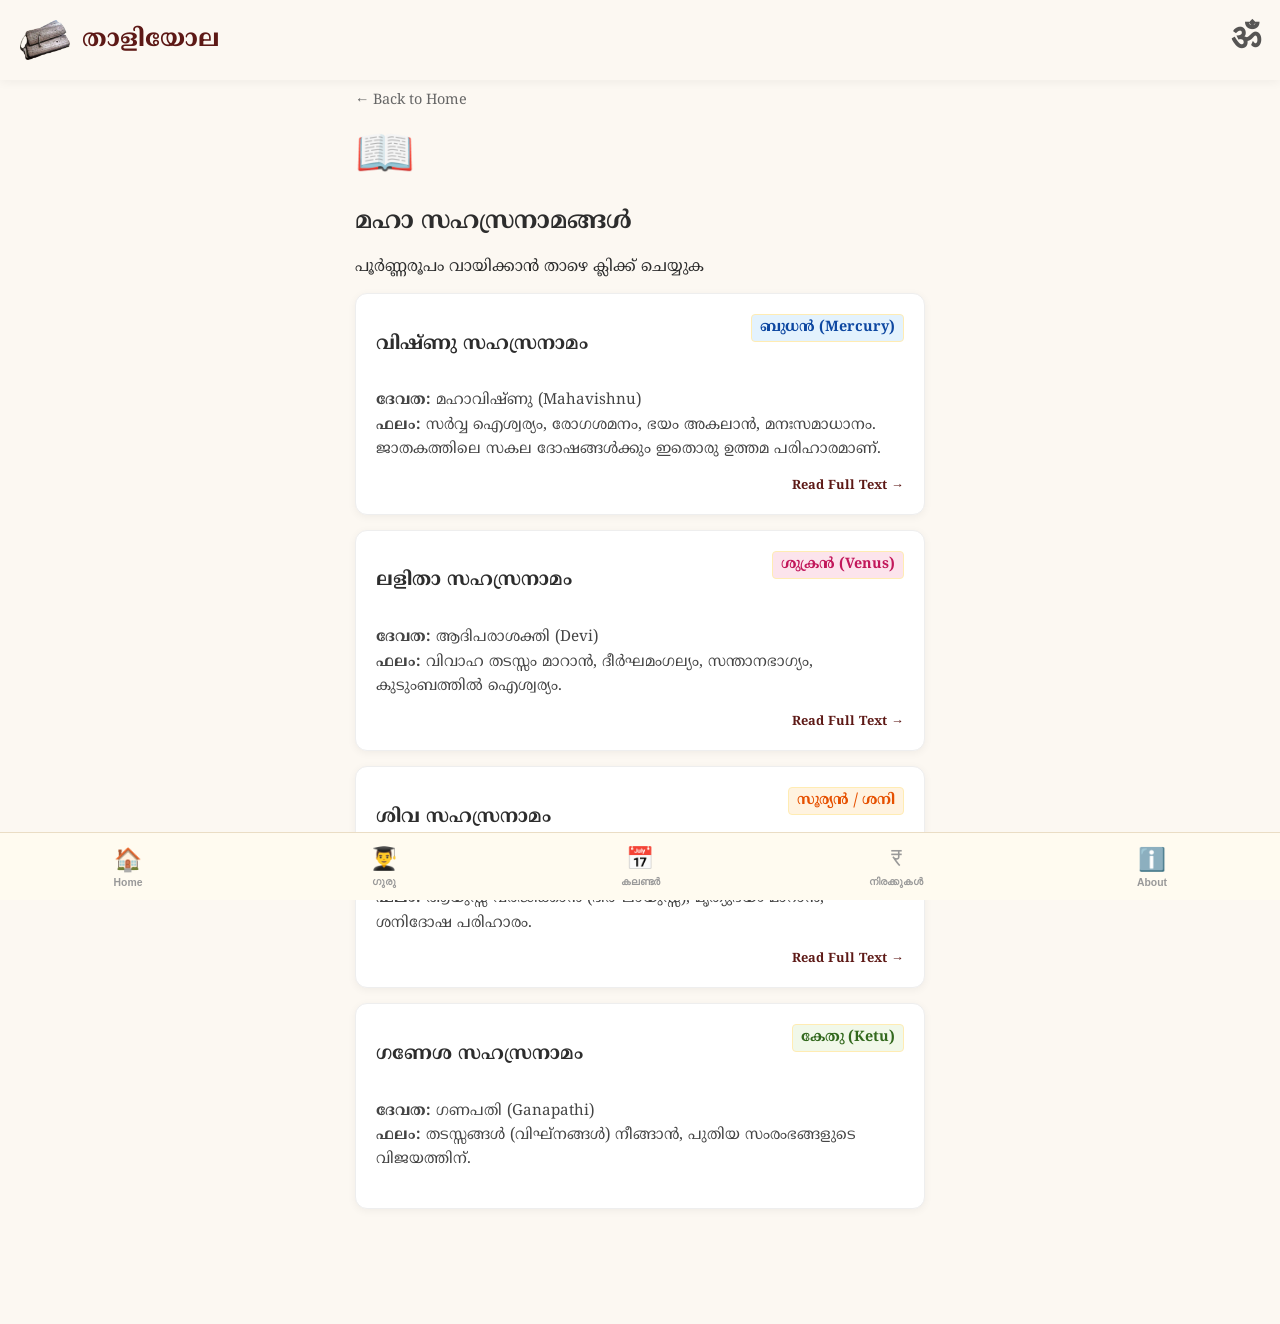
<file: sahasranamam.html>
<!DOCTYPE html>
<html lang="ml">
<head>
    <meta charset="UTF-8">
    <meta name="viewport" content="width=device-width, initial-scale=1.0">
    <title>Jyothishi | Sahasranamams</title>
    <link href="https://fonts.googleapis.com/css2?family=Noto+Serif+Malayalam:wght@400;700&display=swap" rel="stylesheet">
    <link rel="stylesheet" href="style.css">
</head>
<body>

    <header class="app-header">
        <a href="index.html" class="logo-row">
            <img src="thaliyola1.png" alt="Thaliyola Logo" class="logo-img">
            <div class="logo-text">
                <h1 style="margin:0; font-size:1.5rem; color:#5d1916; font-weight:700;">താളിയോല</h1>
            </div>
        </a>
        <div class="header-om">ॐ</div>
    </header>

    <main class="content-wrapper">
        <a href="index.html" style="text-decoration: none; color: #666; font-size: 0.9rem;">← Back to Home</a>
        
        <div class="hero-card" style="margin-top: 15px;">
            <div style="font-size: 3rem;">📖</div>
            <h2>മഹാ സഹസ്രനാമങ്ങൾ</h2>
            <p>പൂർണ്ണരൂപം വായിക്കാൻ താഴെ ക്ലിക്ക് ചെയ്യുക</p>
        </div>

        <div class="offering-card" onclick="window.location.href='vishnu.html'" style="cursor: pointer;">
            <div class="offering-header">
                <h3>വിഷ്ണു സഹസ്രനാമം</h3>
                <span class="price-tag" style="background:#e3f2fd; color:#0d47a1;">ബുധൻ (Mercury)</span>
            </div>
            <p class="offering-desc">
                <strong>ദേവത:</strong> മഹാവിഷ്ണു (Mahavishnu)<br>
                <strong>ഫലം:</strong> സർവ്വ ഐശ്വര്യം, രോഗശമനം, ഭയം അകലാൻ, മനഃസമാധാനം. ജാതകത്തിലെ സകല ദോഷങ്ങൾക്കും ഇതൊരു ഉത്തമ പരിഹാരമാണ്.
            </p>
            <div style="text-align:right; font-size:0.8rem; color:var(--primary); font-weight:bold; margin-top:5px;">Read Full Text →</div>
        </div>

        <div class="offering-card" onclick="window.location.href='lalita.html'" style="cursor: pointer;">
            <div class="offering-header">
                <h3>ലളിതാ സഹസ്രനാമം</h3>
                <span class="price-tag" style="background:#fce4ec; color:#c2185b;">ശുക്രൻ (Venus)</span>
            </div>
            <p class="offering-desc">
                <strong>ദേവത:</strong> ആദിപരാശക്തി (Devi)<br>
                <strong>ഫലം:</strong> വിവാഹ തടസ്സം മാറാൻ, ദീർഘമംഗല്യം, സന്താനഭാഗ്യം, കുടുംബത്തിൽ ഐശ്വര്യം.
            </p>
            <div style="text-align:right; font-size:0.8rem; color:var(--primary); font-weight:bold; margin-top:5px;">Read Full Text →</div>
        </div>

        <div class="offering-card" onclick="window.location.href='shiva.html'" style="cursor: pointer;">
            <div class="offering-header">
                <h3>ശിവ സഹസ്രനാമം</h3>
                <span class="price-tag" style="background:#fff3e0; color:#e65100;">സൂര്യൻ / ശനി</span>
            </div>
            <p class="offering-desc">
                <strong>ദേവത:</strong> പരമശിവൻ (Lord Shiva)<br>
                <strong>ഫലം:</strong> ആയുസ്സ് വർദ്ധിക്കാൻ (ദീർഘായുസ്സ്), മൃത്യുഭയം മാറാൻ, ശനിദോഷ പരിഹാരം.
            </p>
            <div style="text-align:right; font-size:0.8rem; color:var(--primary); font-weight:bold; margin-top:5px;">Read Full Text →</div>
        </div>

        <div class="offering-card">
            <div class="offering-header">
                <h3>ഗണേശ സഹസ്രനാമം</h3>
                <span class="price-tag" style="background:#f1f8e9; color:#33691e;">കേതു (Ketu)</span>
            </div>
            <p class="offering-desc">
                <strong>ദേവത:</strong> ഗണപതി (Ganapathi)<br>
                <strong>ഫലം:</strong> തടസ്സങ്ങൾ (വിഘ്നങ്ങൾ) നീങ്ങാൻ, പുതിയ സംരംഭങ്ങളുടെ വിജയത്തിന്.
            </p>
        </div>

    </main>

    <nav class="bottom-nav">
        <a href="index.html" class="nav-item">
            <span class="icon">🏠</span><span class="label">Home</span>
        </a>
        <a href="astrologers.html" class="nav-item">
            <span class="icon">👨‍🎓</span><span class="label">ഗുരു</span>
        </a>
        <a href="calendar.html" class="nav-item">
            <span class="icon">📅</span><span class="label">കലണ്ടർ</span>
        </a>
        <a href="rates.html" class="nav-item">
            <span class="icon">₹</span><span class="label">നിരക്കുകൾ</span>
        </a>
        <a href="about.html" class="nav-item">
            <span class="icon">ℹ️</span><span class="label">About</span>
        </a>
    </nav>
    <script src="script.js"></script>
</body>
</html>
</file>
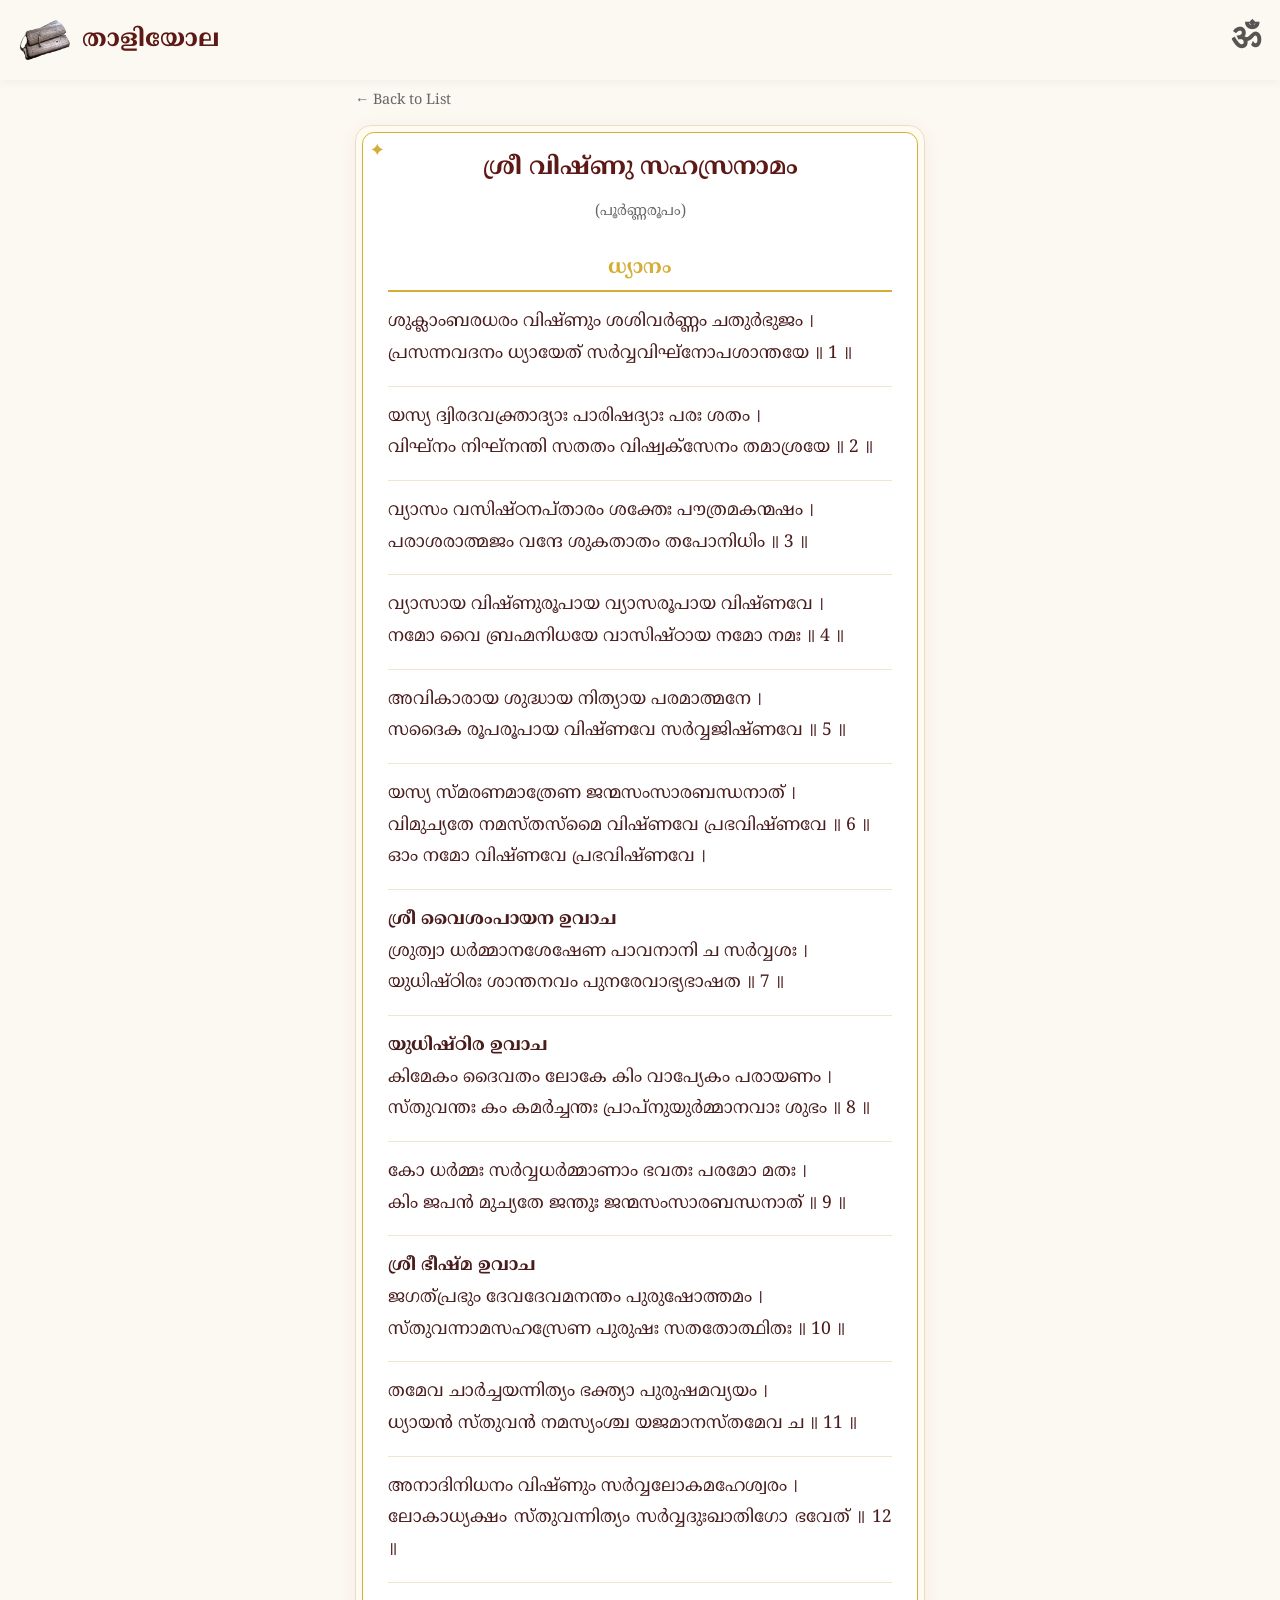
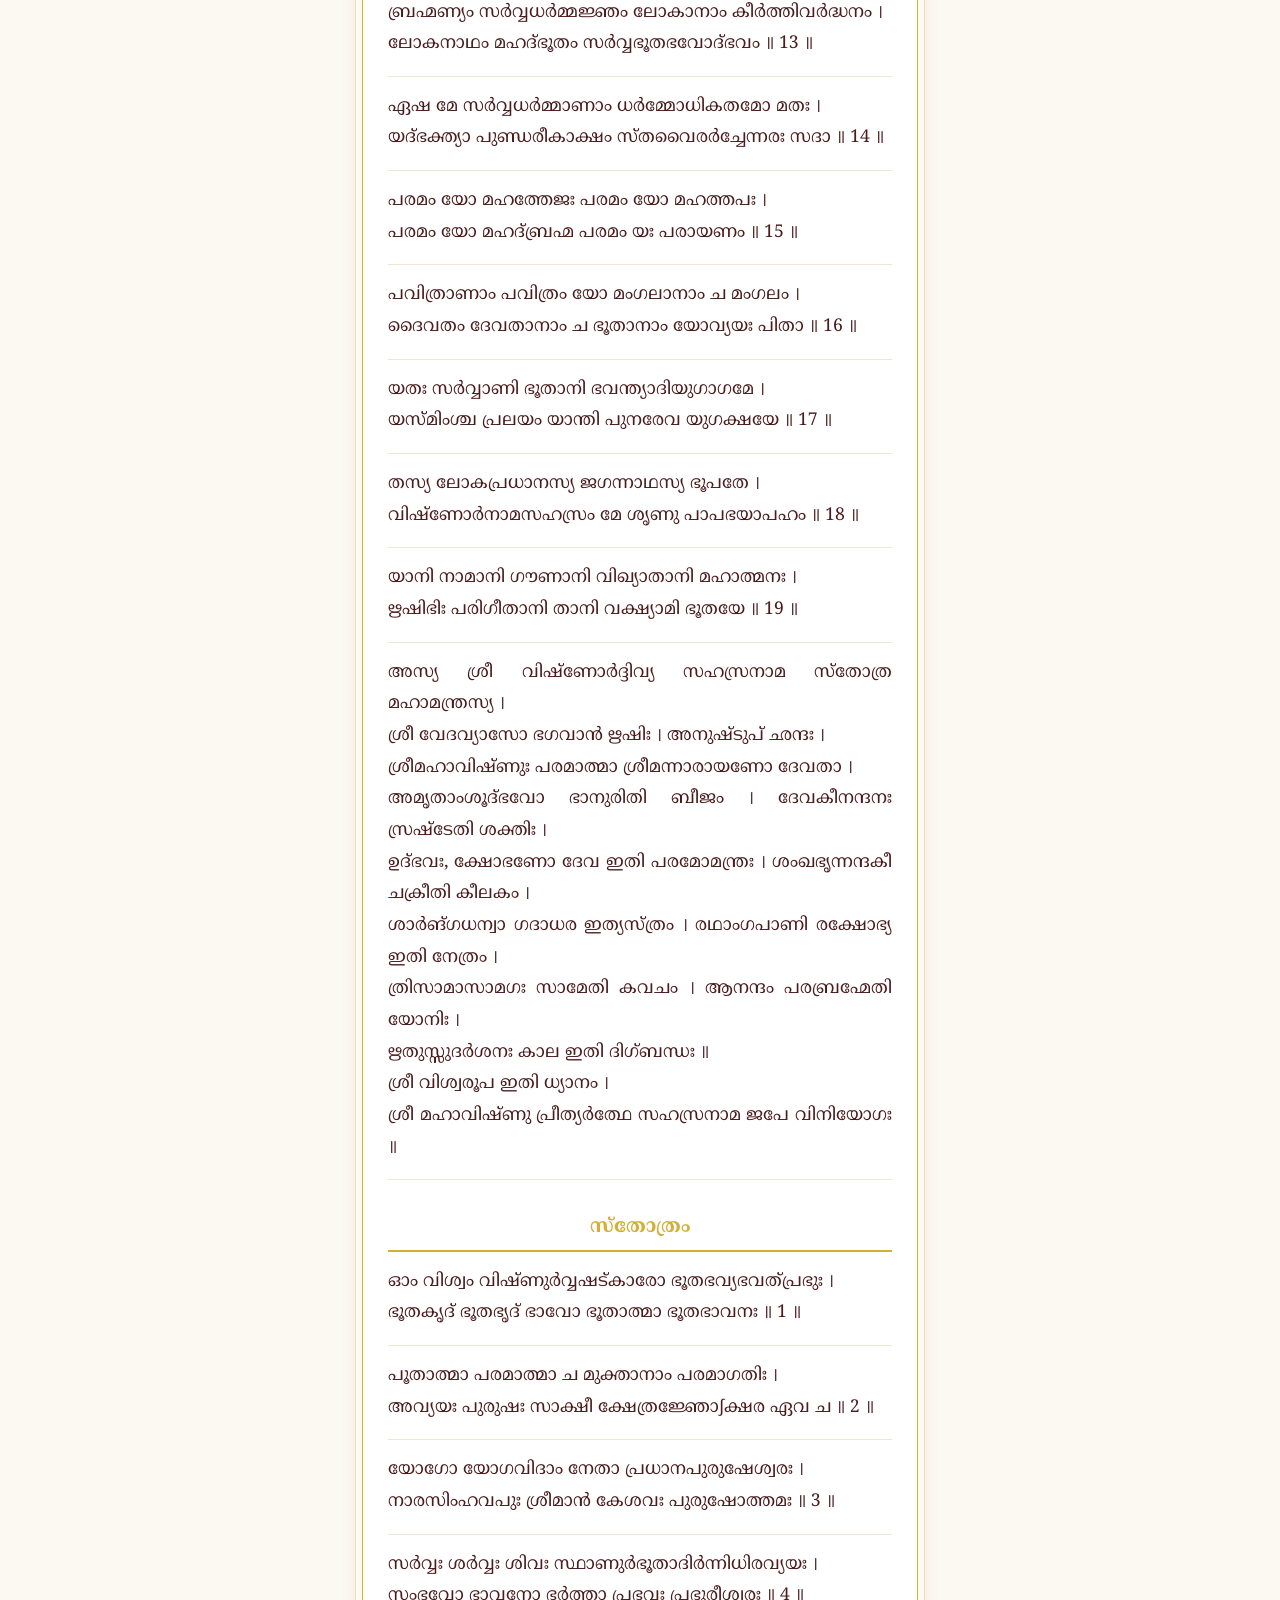
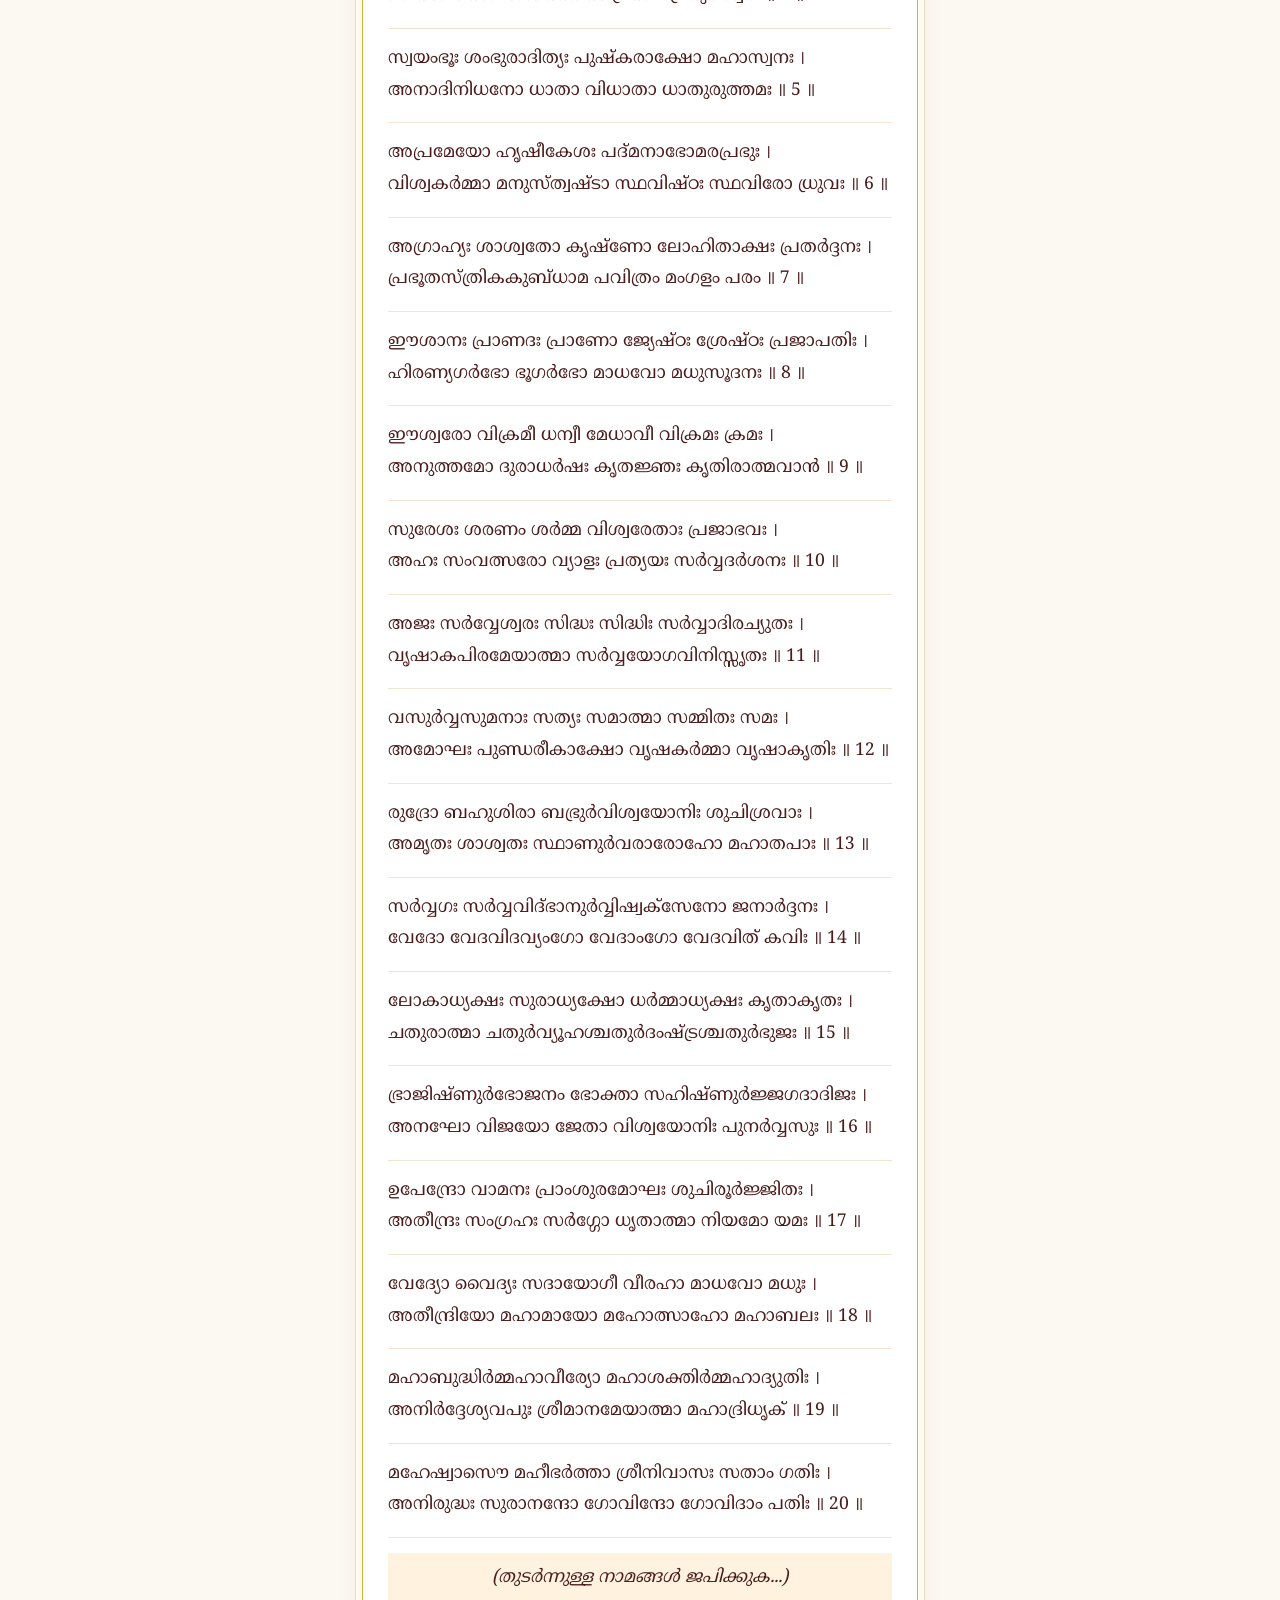
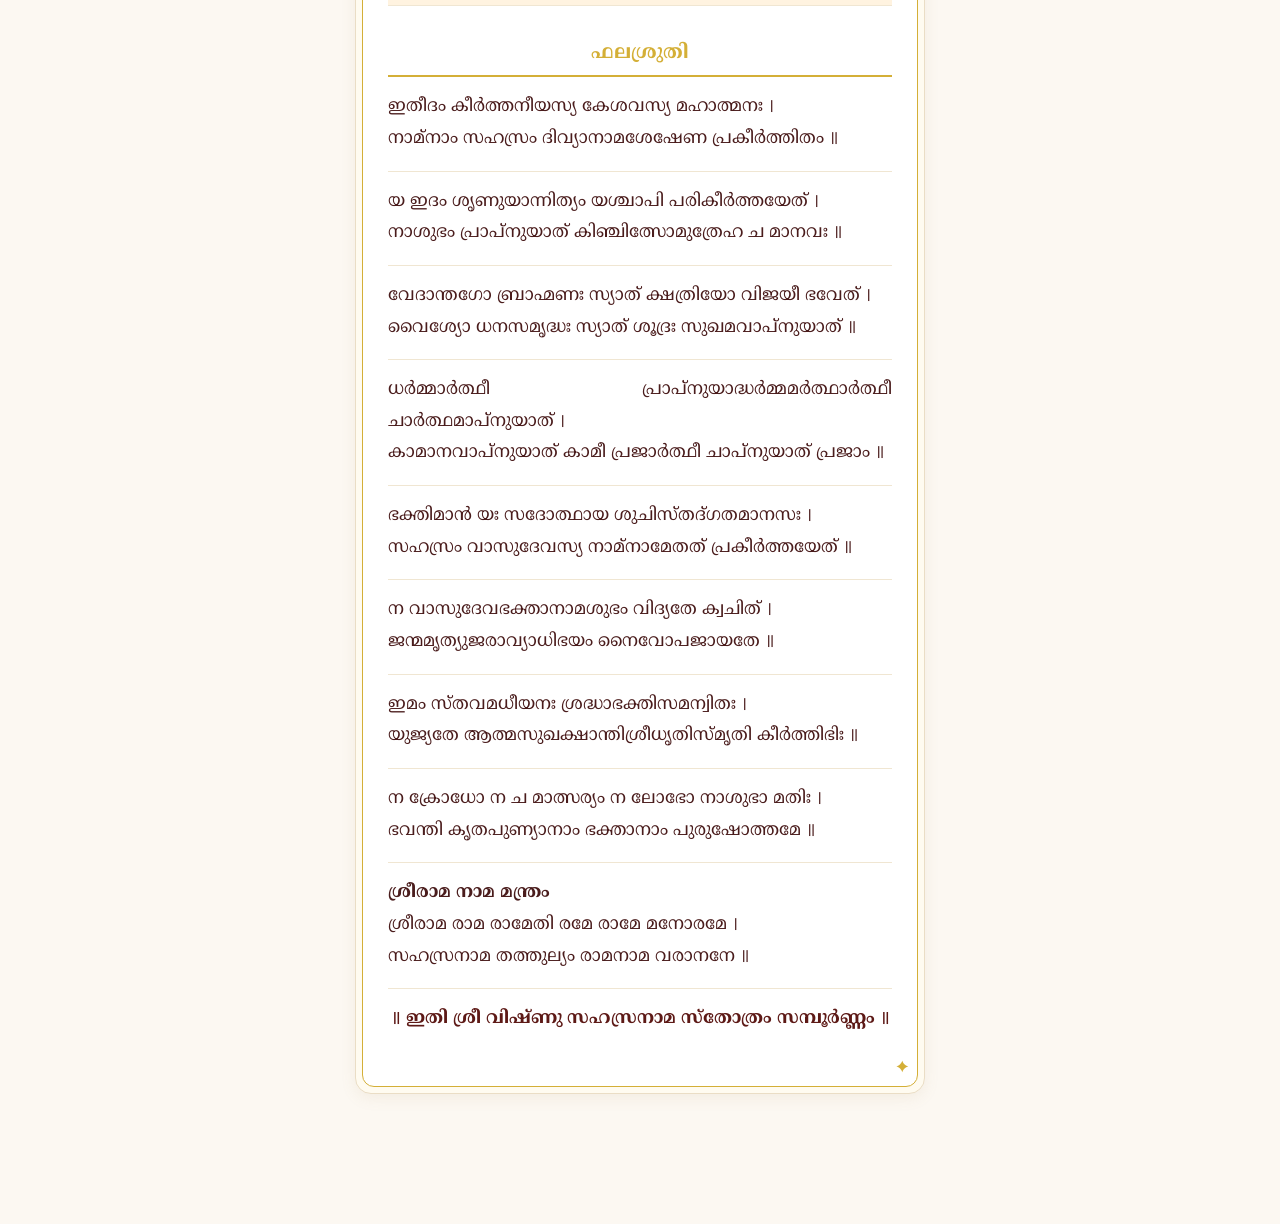
<file: vishnu.html>
<!DOCTYPE html>
<html lang="ml">
<head>
    <meta charset="UTF-8">
    <meta name="viewport" content="width=device-width, initial-scale=1.0">
    <title>Vishnu Sahasranamam</title>
    <link href="https://fonts.googleapis.com/css2?family=Noto+Serif+Malayalam:wght@400;700&display=swap" rel="stylesheet">
    <link rel="stylesheet" href="style.css">
    <style>
        /* Manuscript Style Text */
        .scripture-text {
            font-size: 1.1rem;
            line-height: 1.8;
            text-align: justify;
            color: #4a1c1c; 
            padding: 0 5px;
        }
        .shloka-block {
            margin-bottom: 15px;
            border-bottom: 1px solid #f0e6d2;
            padding-bottom: 15px;
        }
        .shloka-block:last-child {
            border-bottom: none;
        }
        .heading-sloka {
            color: #d4af37;
            font-weight: 700;
            font-size: 1.2rem;
            margin-top: 30px;
            margin-bottom: 15px;
            display: block;
            text-align: center;
            border-bottom: 2px solid #d4af37;
            padding-bottom: 5px;
        }
        .sub-heading {
            color: #800000;
            font-weight: bold;
            margin-top: 15px;
            font-size: 1rem;
        }
    </style>
</head>
<body>

    <header class="app-header">
        <a href="index.html" class="logo-row">
            <img src="thaliyola1.png" alt="Thaliyola Logo" class="logo-img">
            <div class="logo-text">
                <h1 style="margin:0; font-size:1.5rem; color:#5d1916; font-weight:700;">താളിയോല</h1>
            </div>
        </a>
        <div class="header-om">ॐ</div>
    </header>

    <main class="content-wrapper">
        <a href="sahasranamam.html" style="text-decoration: none; color: #666; font-size: 0.9rem;">← Back to List</a>

        <div class="parchment-card" style="margin-top: 15px;">
            <div class="parchment-inner">
                <h2 style="color:#5d1916; margin-top:0;">ശ്രീ വിഷ്ണു സഹസ്രനാമം</h2>
                <p style="font-size:0.9rem; color:#666;">(പൂർണ്ണരൂപം)</p>
                
                <div class="scripture-text">
                    
                    <span class="heading-sloka">ധ്യാനം</span>
                    
                    <div class="shloka-block">
                        ശുക്ലാംബരധരം വിഷ്ണും ശശിവർണ്ണം ചതുർഭുജം ।<br>
                        പ്രസന്നവദനം ധ്യായേത് സർവ്വവിഘ്നോപശാന്തയേ ॥ 1 ॥
                    </div>
                    <div class="shloka-block">
                        യസ്യ ദ്വിരദവക്ത്രാദ്യാഃ പാരിഷദ്യാഃ പരഃ ശതം ।<br>
                        വിഘ്നം നിഘ്നന്തി സതതം വിഷ്വക്സേനം തമാശ്രയേ ॥ 2 ॥
                    </div>
                    <div class="shloka-block">
                        വ്യാസം വസിഷ്ഠനപ്താരം ശക്തേഃ പൗത്രമകന്മഷം ।<br>
                        പരാശരാത്മജം വന്ദേ ശുകതാതം തപോനിധിം ॥ 3 ॥
                    </div>
                    <div class="shloka-block">
                        വ്യാസായ വിഷ്ണുരൂപായ വ്യാസരൂപായ വിഷ്ണവേ ।<br>
                        നമോ വൈ ബ്രഹ്മനിധയേ വാസിഷ്ഠായ നമോ നമഃ ॥ 4 ॥
                    </div>
                    <div class="shloka-block">
                        അവികാരായ ശുദ്ധായ നിത്യായ പരമാത്മനേ ।<br>
                        സദൈക രൂപരൂപായ വിഷ്ണവേ സർവ്വജിഷ്ണവേ ॥ 5 ॥
                    </div>
                    <div class="shloka-block">
                        യസ്യ സ്മരണമാത്രേണ ജന്മസംസാരബന്ധനാത് ।<br>
                        വിമുച്യതേ നമസ്തസ്മൈ വിഷ്ണവേ പ്രഭവിഷ്ണവേ ॥ 6 ॥<br>
                        ഓം നമോ വിഷ്ണവേ പ്രഭവിഷ്ണവേ ।
                    </div>

                    <div class="shloka-block">
                        <strong>ശ്രീ വൈശംപായന ഉവാച</strong><br>
                        ശ്രുത്വാ ധർമ്മാനശേഷേണ പാവനാനി ച സർവ്വശഃ ।<br>
                        യുധിഷ്ഠിരഃ ശാന്തനവം പുനരേവാഭ്യഭാഷത ॥ 7 ॥
                    </div>

                    <div class="shloka-block">
                        <strong>യുധിഷ്ഠിര ഉവാച</strong><br>
                        കിമേകം ദൈവതം ലോകേ കിം വാപ്യേകം പരായണം ।<br>
                        സ്തുവന്തഃ കം കമർച്ചന്തഃ പ്രാപ്നുയുർമ്മാനവാഃ ശുഭം ॥ 8 ॥
                    </div>
                    <div class="shloka-block">
                        കോ ധർമ്മഃ സർവ്വധർമ്മാണാം ഭവതഃ പരമോ മതഃ ।<br>
                        കിം ജപൻ മുച്യതേ ജന്തുഃ ജന്മസംസാരബന്ധനാത് ॥ 9 ॥
                    </div>

                    <div class="shloka-block">
                        <strong>ശ്രീ ഭീഷ്മ ഉവാച</strong><br>
                        ജഗത്പ്രഭും ദേവദേവമനന്തം പുരുഷോത്തമം ।<br>
                        സ്തുവന്നാമസഹസ്രേണ പുരുഷഃ സതതോത്ഥിതഃ ॥ 10 ॥
                    </div>
                    <div class="shloka-block">
                        തമേവ ചാർച്ചയന്നിത്യം ഭക്ത്യാ പുരുഷമവ്യയം ।<br>
                        ധ്യായൻ സ്തുവൻ നമസ്യംശ്ച യജമാനസ്തമേവ ച ॥ 11 ॥
                    </div>
                    <div class="shloka-block">
                        അനാദിനിധനം വിഷ്ണും സർവ്വലോകമഹേശ്വരം ।<br>
                        ലോകാധ്യക്ഷം സ്തുവന്നിത്യം സർവ്വദുഃഖാതിഗോ ഭവേത് ॥ 12 ॥
                    </div>
                    <div class="shloka-block">
                        ബ്രഹ്മണ്യം സർവ്വധർമ്മജ്ഞം ലോകാനാം കീർത്തിവർദ്ധനം ।<br>
                        ലോകനാഥം മഹദ്ഭൂതം സർവ്വഭൂതഭവോദ്ഭവം ॥ 13 ॥
                    </div>
                    <div class="shloka-block">
                        ഏഷ മേ സർവ്വധർമ്മാണാം ധർമ്മോധികതമോ മതഃ ।<br>
                        യദ്ഭക്ത്യാ പുണ്ഡരീകാക്ഷം സ്തവൈരർച്ചേന്നരഃ സദാ ॥ 14 ॥
                    </div>
                    <div class="shloka-block">
                        പരമം യോ മഹത്തേജഃ പരമം യോ മഹത്തപഃ ।<br>
                        പരമം യോ മഹദ്ബ്രഹ്മ പരമം യഃ പരായണം ॥ 15 ॥
                    </div>
                    <div class="shloka-block">
                        പവിത്രാണാം പവിത്രം യോ മംഗലാനാം ച മംഗലം ।<br>
                        ദൈവതം ദേവതാനാം ച ഭൂതാനാം യോവ്യയഃ പിതാ ॥ 16 ॥
                    </div>
                    <div class="shloka-block">
                        യതഃ സർവ്വാണി ഭൂതാനി ഭവന്ത്യാദിയുഗാഗമേ ।<br>
                        യസ്മിംശ്ച പ്രലയം യാന്തി പുനരേവ യുഗക്ഷയേ ॥ 17 ॥
                    </div>
                    <div class="shloka-block">
                        തസ്യ ലോകപ്രധാനസ്യ ജഗന്നാഥസ്യ ഭൂപതേ ।<br>
                        വിഷ്ണോർനാമസഹസ്രം മേ ശൃണു പാപഭയാപഹം ॥ 18 ॥
                    </div>
                    <div class="shloka-block">
                        യാനി നാമാനി ഗൗണാനി വിഖ്യാതാനി മഹാത്മനഃ ।<br>
                        ഋഷിഭിഃ പരിഗീതാനി താനി വക്ഷ്യാമി ഭൂതയേ ॥ 19 ॥
                    </div>
                    
                    <div class="shloka-block">
                        അസ്യ ശ്രീ വിഷ്ണോർദ്ദിവ്യ സഹസ്രനാമ സ്തോത്ര മഹാമന്ത്രസ്യ ।<br>
                        ശ്രീ വേദവ്യാസോ ഭഗവാൻ ഋഷിഃ । അനുഷ്ടുപ് ഛന്ദഃ ।<br>
                        ശ്രീമഹാവിഷ്ണുഃ പരമാത്മാ ശ്രീമന്നാരായണോ ദേവതാ ।<br>
                        അമൃതാംശൂദ്ഭവോ ഭാനുരിതി ബീജം । ദേവകീനന്ദനഃ സ്രഷ്ടേതി ശക്തിഃ ।<br>
                        ഉദ്ഭവഃ, ക്ഷോഭണോ ദേവ ഇതി പരമോമന്ത്രഃ । ശംഖഭൃന്നന്ദകീ ചക്രീതി കീലകം ।<br>
                        ശാർങ്ഗധന്വാ ഗദാധര ഇത്യസ്ത്രം । രഥാംഗപാണി രക്ഷോഭ്യ ഇതി നേത്രം ।<br>
                        ത്രിസാമാസാമഗഃ സാമേതി കവചം । ആനന്ദം പരബ്രഹ്മേതി യോനിഃ ।<br>
                        ഋതുസ്സുദർശനഃ കാല ഇതി ദിഗ്ബന്ധഃ ॥<br>
                        ശ്രീ വിശ്വരൂപ ഇതി ധ്യാനം ।<br>
                        ശ്രീ മഹാവിഷ്ണു പ്രീത്യർത്ഥേ സഹസ്രനാമ ജപേ വിനിയോഗഃ ॥
                    </div>

                    <span class="heading-sloka">സ്തോത്രം</span>

                    <div class="shloka-block">
                        ഓം വിശ്വം വിഷ്ണുർവ്വഷട്കാരോ ഭൂതഭവ്യഭവത്പ്രഭുഃ ।<br>
                        ഭൂതകൃദ് ഭൂതഭൃദ് ഭാവോ ഭൂതാത്മാ ഭൂതഭാവനഃ ॥ 1 ॥
                    </div>
                    <div class="shloka-block">
                        പൂതാത്മാ പരമാത്മാ ച മുക്താനാം പരമാഗതിഃ ।<br>
                        അവ്യയഃ പുരുഷഃ സാക്ഷീ ക്ഷേത്രജ്ഞോഽക്ഷര ഏവ ച ॥ 2 ॥
                    </div>
                    <div class="shloka-block">
                        യോഗോ യോഗവിദാം നേതാ പ്രധാനപുരുഷേശ്വരഃ ।<br>
                        നാരസിംഹവപുഃ ശ്രീമാൻ കേശവഃ പുരുഷോത്തമഃ ॥ 3 ॥
                    </div>
                    <div class="shloka-block">
                        സർവ്വഃ ശർവ്വഃ ശിവഃ സ്ഥാണുർഭൂതാദിർന്നിധിരവ്യയഃ ।<br>
                        സംഭവോ ഭാവനോ ഭർത്താ പ്രഭവഃ പ്രഭുരീശ്വരഃ ॥ 4 ॥
                    </div>
                    <div class="shloka-block">
                        സ്വയംഭൂഃ ശംഭുരാദിത്യഃ പുഷ്കരാക്ഷോ മഹാസ്വനഃ ।<br>
                        അനാദിനിധനോ ധാതാ വിധാതാ ധാതുരുത്തമഃ ॥ 5 ॥
                    </div>
                    <div class="shloka-block">
                        അപ്രമേയോ ഹൃഷീകേശഃ പദ്മനാഭോമരപ്രഭുഃ ।<br>
                        വിശ്വകർമ്മാ മനുസ്ത്വഷ്ടാ സ്ഥവിഷ്ഠഃ സ്ഥവിരോ ധ്രുവഃ ॥ 6 ॥
                    </div>
                    <div class="shloka-block">
                        അഗ്രാഹ്യഃ ശാശ്വതോ കൃഷ്ണോ ലോഹിതാക്ഷഃ പ്രതർദ്ദനഃ ।<br>
                        പ്രഭൂതസ്ത്രികകുബ്ധാമ പവിത്രം മംഗളം പരം ॥ 7 ॥
                    </div>
                    <div class="shloka-block">
                        ഈശാനഃ പ്രാണദഃ പ്രാണോ ജ്യേഷ്ഠഃ ശ്രേഷ്ഠഃ പ്രജാപതിഃ ।<br>
                        ഹിരണ്യഗർഭോ ഭൂഗർഭോ മാധവോ മധുസൂദനഃ ॥ 8 ॥
                    </div>
                    <div class="shloka-block">
                        ഈശ്വരോ വിക്രമീ ധന്വീ മേധാവീ വിക്രമഃ ക്രമഃ ।<br>
                        അനുത്തമോ ദുരാധർഷഃ കൃതജ്ഞഃ കൃതിരാത്മവാൻ ॥ 9 ॥
                    </div>
                    <div class="shloka-block">
                        സുരേശഃ ശരണം ശർമ്മ വിശ്വരേതാഃ പ്രജാഭവഃ ।<br>
                        അഹഃ സംവത്സരോ വ്യാളഃ പ്രത്യയഃ സർവ്വദർശനഃ ॥ 10 ॥
                    </div>
                    <div class="shloka-block">
                        അജഃ സർവ്വേശ്വരഃ സിദ്ധഃ സിദ്ധിഃ സർവ്വാദിരച്യുതഃ ।<br>
                        വൃഷാകപിരമേയാത്മാ സർവ്വയോഗവിനിസ്സൃതഃ ॥ 11 ॥
                    </div>
                    <div class="shloka-block">
                        വസുർവ്വസുമനാഃ സത്യഃ സമാത്മാ സമ്മിതഃ സമഃ ।<br>
                        അമോഘഃ പുണ്ഡരീകാക്ഷോ വൃഷകർമ്മാ വൃഷാകൃതിഃ ॥ 12 ॥
                    </div>
                    <div class="shloka-block">
                        രുദ്രോ ബഹുശിരാ ബഭ്രുർവിശ്വയോനിഃ ശുചിശ്രവാഃ ।<br>
                        അമൃതഃ ശാശ്വതഃ സ്ഥാണുർവരാരോഹോ മഹാതപാഃ ॥ 13 ॥
                    </div>
                    <div class="shloka-block">
                        സർവ്വഗഃ സർവ്വവിദ്ഭാനുർവ്വിഷ്വക്സേനോ ജനാർദ്ദനഃ ।<br>
                        വേദോ വേദവിദവ്യംഗോ വേദാംഗോ വേദവിത് കവിഃ ॥ 14 ॥
                    </div>
                    <div class="shloka-block">
                        ലോകാധ്യക്ഷഃ സുരാധ്യക്ഷോ ധർമ്മാധ്യക്ഷഃ കൃതാകൃതഃ ।<br>
                        ചതുരാത്മാ ചതുർവ്യൂഹശ്ചതുർദംഷ്ട്രശ്ചതുർഭുജഃ ॥ 15 ॥
                    </div>
                    <div class="shloka-block">
                        ഭ്രാജിഷ്ണുർഭോജനം ഭോക്താ സഹിഷ്ണുർജ്ജഗദാദിജഃ ।<br>
                        അനഘോ വിജയോ ജേതാ വിശ്വയോനിഃ പുനർവ്വസുഃ ॥ 16 ॥
                    </div>
                    <div class="shloka-block">
                        ഉപേന്ദ്രോ വാമനഃ പ്രാംശുരമോഘഃ ശുചിരൂർജ്ജിതഃ ।<br>
                        അതീന്ദ്രഃ സംഗ്രഹഃ സർഗ്ഗോ ധൃതാത്മാ നിയമോ യമഃ ॥ 17 ॥
                    </div>
                    <div class="shloka-block">
                        വേദ്യോ വൈദ്യഃ സദായോഗീ വീരഹാ മാധവോ മധുഃ ।<br>
                        അതീന്ദ്രിയോ മഹാമായോ മഹോത്സാഹോ മഹാബലഃ ॥ 18 ॥
                    </div>
                    <div class="shloka-block">
                        മഹാബുദ്ധിർമ്മഹാവീര്യോ മഹാശക്തിർമ്മഹാദ്യുതിഃ ।<br>
                        അനിർദ്ദേശ്യവപുഃ ശ്രീമാനമേയാത്മാ മഹാദ്രിധൃക് ॥ 19 ॥
                    </div>
                    <div class="shloka-block">
                        മഹേഷ്വാസൌ മഹീഭർത്താ ശ്രീനിവാസഃ സതാം ഗതിഃ ।<br>
                        അനിരുദ്ധഃ സുരാനന്ദോ ഗോവിന്ദോ ഗോവിദാം പതിഃ ॥ 20 ॥
                    </div>
                    
                    <div class="shloka-block" style="text-align:center; background-color:#fff3e0; padding:10px;">
                        <em>(തുടർന്നുള്ള നാമങ്ങൾ ജപിക്കുക...)</em>
                    </div>

                    <span class="heading-sloka">ഫലശ്രുതി</span>

                    <div class="shloka-block">
                        ഇതീദം കീർത്തനീയസ്യ കേശവസ്യ മഹാത്മനഃ ।<br>
                        നാമ്നാം സഹസ്രം ദിവ്യാനാമശേഷേണ പ്രകീർത്തിതം ॥
                    </div>
                    <div class="shloka-block">
                        യ ഇദം ശൃണുയാന്നിത്യം യശ്ചാപി പരികീർത്തയേത് ।<br>
                        നാശുഭം പ്രാപ്നുയാത് കിഞ്ചിത്സോമുത്രേഹ ച മാനവഃ ॥
                    </div>
                    <div class="shloka-block">
                        വേദാന്തഗോ ബ്രാഹ്മണഃ സ്യാത് ക്ഷത്രിയോ വിജയീ ഭവേത് ।<br>
                        വൈശ്യോ ധനസമൃദ്ധഃ സ്യാത് ശൂദ്രഃ സുഖമവാപ്നുയാത് ॥
                    </div>
                    <div class="shloka-block">
                        ധർമ്മാർത്ഥീ പ്രാപ്നുയാദ്ധർമ്മമർത്ഥാർത്ഥീ ചാർത്ഥമാപ്നുയാത് ।<br>
                        കാമാനവാപ്നുയാത് കാമീ പ്രജാർത്ഥീ ചാപ്നുയാത് പ്രജാം ॥
                    </div>
                    <div class="shloka-block">
                        ഭക്തിമാൻ യഃ സദോത്ഥായ ശുചിസ്തദ്ഗതമാനസഃ ।<br>
                        സഹസ്രം വാസുദേവസ്യ നാമ്നാമേതത് പ്രകീർത്തയേത് ॥
                    </div>
                    <div class="shloka-block">
                        ന വാസുദേവഭക്താനാമശുഭം വിദ്യതേ ക്വചിത് ।<br>
                        ജന്മമൃത്യുജരാവ്യാധിഭയം നൈവോപജായതേ ॥
                    </div>
                    <div class="shloka-block">
                        ഇമം സ്തവമധീയനഃ ശ്രദ്ധാഭക്തിസമന്വിതഃ ।<br>
                        യുജ്യതേ ആത്മസുഖക്ഷാന്തിശ്രീധൃതിസ്മൃതി കീർത്തിഭിഃ ॥
                    </div>
                    <div class="shloka-block">
                        ന ക്രോധോ ന ച മാത്സര്യം ന ലോഭോ നാശുഭാ മതിഃ ।<br>
                        ഭവന്തി കൃതപുണ്യാനാം ഭക്താനാം പുരുഷോത്തമേ ॥
                    </div>
                    <div class="shloka-block">
                        <strong>ശ്രീരാമ നാമ മന്ത്രം</strong><br>
                        ശ്രീരാമ രാമ രാമേതി രമേ രാമേ മനോരമേ ।<br>
                        സഹസ്രനാമ തത്തുല്യം രാമനാമ വരാനനേ ॥
                    </div>
                    <div class="shloka-block" style="text-align:center; font-weight:bold; color:#5d1916;">
                        ॥ ഇതി ശ്രീ വിഷ്ണു സഹസ്രനാമ സ്തോത്രം സമ്പൂർണ്ണം ॥
                    </div>

                </div>
            </div>
        </div>
    </main>

    <script src="script.js"></script>
</body>
</html>
</file>
<file: style.css>
/* 1. GLOBAL RESET */
* {
    box-sizing: border-box;
}

:root {
    --bg-color: #fcf8f2;      
    --primary: #5d1916;        
    --gold: #d4af37;           
    --text-dark: #2d2d2d;      
    --text-light: #666666;     
    --white: #ffffff;
    
    /* Card Colors */
    --card-maroon: #6a2e2e;
    --card-green: #2e6a4f;
    --card-mustard: #e6a650;
    --card-teal: #2c5e63;
    --card-purple: #6a2c70; 
    --card-ayyappa: #1a237e; /* Deep Indigo/Black for Ayyappa */

    --whatsapp: #25D366;
}

body {
    margin: 0;
    font-family: 'Noto Serif Malayalam', serif;
    background-color: var(--bg-color);
    color: var(--text-dark);
    padding-bottom: 90px; 
}

/* --- HEADER --- */
.app-header {
    padding: 15px 20px;
    display: flex;
    justify-content: space-between;
    align-items: center;
    background: var(--bg-color);
    position: sticky;
    top: 0;
    z-index: 50;
    box-shadow: 0 2px 10px rgba(0,0,0,0.05);
}

.logo-row {
    display: flex;
    align-items: center;
    gap: 12px;
    text-decoration: none;
}

.logo-img {
    width: 50px;  
    height: 50px; 
    object-fit: contain; 
}

.logo-text h1 {
    margin: 0;
    font-size: 1.6rem;
    color: var(--primary);
    font-weight: 700;
    line-height: 1;
}

.header-om {
    font-size: 2.2rem;
    color: var(--text-dark);
    font-weight: bold;
    line-height: 1;
    opacity: 0.8;
}

/* --- MAIN CONTENT --- */
.content-wrapper {
    padding: 10px 15px;
    max-width: 600px;
    margin: 0 auto;
}

/* --- SPECIAL BOXES --- */
.significance-box {
    margin-top: 15px;
    padding: 12px;
    background-color: #fff8e1;
    border-top: 1px dashed #d4af37;
    border-bottom: 1px dashed #d4af37;
    font-size: 0.9rem;
    color: #5d1916;
    font-style: italic;
    line-height: 1.6;
    text-align: center;
    font-weight: 600;
}

/* --- CALENDAR STYLES --- */
.calendar-controls { 
    display: flex; justify-content: space-between; align-items: center; 
    margin-bottom: 15px; background: white; padding: 10px; 
    border-radius: 12px; border: 1px solid var(--gold); 
}
.month-title { font-size: 1.1rem; font-weight: 700; color: var(--primary); margin: 0; }

.calendar-grid { 
    display: grid; 
    grid-template-columns: repeat(7, minmax(0, 1fr)); 
    gap: 2px;
    background: white; 
    padding: 5px; 
    border-radius: 12px; 
}

.day-name { 
    text-align: center; font-size: 0.75rem; font-weight: bold; color: var(--primary); padding-bottom: 8px; white-space: nowrap; 
}

.calendar-date { 
    min-height: 50px; background-color: #fcfcfc; border: 1px solid #eee; border-radius: 6px; padding: 2px; display: flex; flex-direction: column; justify-content: space-between; overflow: hidden;
}

.calendar-date.sunday { background-color: #fff0f0; border-color: #ffcccc; }
.calendar-date.today { border: 2px solid var(--gold); background-color: #fffbea; }

.eng-date { font-size: 0.9rem; font-weight: bold; margin-left: 2px; }

.mal-date { 
    font-size: 0.55rem; 
    text-align: right; 
    color: var(--primary); 
    font-weight: 600; 
    line-height: 1.1; 
    margin-right: 2px;
    white-space: normal; 
    overflow: visible; 
}

/* --- BOTTOM NAV --- */
.bottom-nav { 
    position: fixed; 
    bottom: 0; 
    left: 0; 
    width: 100%; 
    background: #fffbf0; 
    display: flex; 
    padding: 12px 0; 
    border-top: 1px solid #eaddc5; 
    z-index: 100; 
}

.nav-item { 
    flex: 1; 
    text-decoration: none; 
    display: flex; 
    flex-direction: column; 
    align-items: center; 
    justify-content: center;
    color: #999; 
    font-family: sans-serif; 
    background: none; 
    border: none; 
    padding: 0; 
}
.nav-item.active { color: var(--card-mustard); }
.nav-item .icon { font-size: 1.4rem; margin-bottom: 4px; }
.nav-item .label { font-size: 0.65rem; font-weight: 600; }

/* --- CARD STYLES --- */
.parchment-card { background-color: #fffbf0; border: 1px solid #eaddc5; border-radius: 16px; padding: 6px; margin-bottom: 30px; margin-top: 10px; box-shadow: 0 4px 15px rgba(165, 134, 88, 0.1); }
.parchment-inner { border: 1px solid var(--gold); border-radius: 12px; padding: 20px; text-align: center; position: relative; background: white; }
.parchment-inner::before { content: '✦'; position: absolute; top: 8px; left: 8px; color: var(--gold); font-size: 1rem; }
.parchment-inner::after { content: '✦'; position: absolute; bottom: 8px; right: 8px; color: var(--gold); font-size: 1rem; }
.date-container { margin-bottom: 15px; }
.panchangam-main-mal { font-size: 2rem; font-weight: 700; color: var(--primary); line-height: 1.2; }
.panchangam-sub-eng { font-size: 0.9rem; color: var(--text-light); font-weight: 600; margin-top: 5px; font-family: sans-serif; }
.panchangam-row { display: flex; justify-content: center; gap: 5px; font-size: 0.9rem; color: var(--text-dark); margin-bottom: 5px; }
.time-highlight { font-weight: 700; font-family: sans-serif; }
.nalla-neram { color: var(--card-green); }
.section-heading { font-size: 1.1rem; font-weight: 700; color: var(--text-dark); margin-bottom: 15px; }
.service-grid-modern { display: grid; grid-template-columns: 1fr 1fr; gap: 15px; margin-bottom: 30px; }

/* CARD COLORS */
.grid-card { aspect-ratio: 1.1; border-radius: 16px; display: flex; flex-direction: column; align-items: center; justify-content: center; padding: 15px; text-align: center; cursor: pointer; transition: transform 0.2s; color: white; box-shadow: 0 4px 10px rgba(0,0,0,0.1); }
.grid-card:active { transform: scale(0.95); }
.grid-card.maroon { background-color: var(--card-maroon); }
.grid-card.green { background-color: var(--card-green); }
.grid-card.mustard { background-color: var(--card-mustard); }
.grid-card.teal { background-color: var(--card-teal); }
.grid-card.purple { background-color: var(--card-purple); }
.grid-card.ayyappa { background-color: var(--card-ayyappa); } /* New for Sabarimala */

.grid-icon { font-size: 2rem; margin-bottom: 10px; }
.grid-label { font-size: 0.85rem; font-weight: 600; line-height: 1.4; }
.float-wa { position: fixed; right: 20px; bottom: 90px; background: var(--whatsapp); width: 55px; height: 55px; border-radius: 50%; display: flex; justify-content: center; align-items: center; box-shadow: 0 4px 10px rgba(0,0,0,0.2); z-index: 90; }
.wa-icon { width: 30px; height: 30px; fill: white; }
.profile-card, .matching-card, .tip-card, .offering-card, .time-card, .about-card { background: white; padding: 20px; margin-bottom: 15px; border-radius: 12px; box-shadow: 0 2px 8px rgba(0,0,0,0.05); border: 1px solid #eee; }
.matching-card { border: 1px solid var(--gold); }
.profile-header, .offering-header, .time-header { display: flex; align-items: center; gap: 12px; margin-bottom: 10px; }
.profile-img { width: 60px; height: 60px; border-radius: 50%; object-fit: cover; border: 2px solid var(--gold); }
.section-title { font-size: 1.1rem; font-weight: 700; color: var(--primary); margin: 25px 0 15px 0; border-left: 4px solid var(--gold); padding-left: 10px; }
.star-select { width: 100%; padding: 12px; border: 1px solid #ccc; border-radius: 8px; background: #fafafa; font-size: 1rem; color: var(--text-dark); }
.match-btn, .book-btn { width: 100%; background: var(--primary); color: white; border: none; padding: 14px; border-radius: 8px; margin-top: 15px; font-weight: bold; font-size: 1rem; }
.star-select-group { margin-bottom: 15px; }
.star-label { display: block; margin-bottom: 5px; font-weight: 600; color: #555; }
.tip-desc, .offering-desc, .time-details { font-size: 0.95rem; color: #444; line-height: 1.6; }
.book-btn-small { background: var(--primary); color: white; border: none; padding: 8px 15px; border-radius: 4px; font-size: 0.9rem; font-weight: 600; cursor: pointer; margin-top: 10px; width: 100%; font-family: 'Noto Serif Malayalam', serif; }
.offering-header { display: flex; justify-content: space-between; align-items: flex-start; margin-bottom: 8px; }
.price-tag { background: #fff8e1; color: #d84315; padding: 4px 8px; border-radius: 4px; font-weight: bold; font-size: 0.9rem; border: 1px solid #ffecb3; }
.contact-box { background-color: #fff8e1; border: 1px dashed #d4af37; padding: 20px; text-align: center; border-radius: 10px; margin-top: 30px; }
.time-header { display: flex; align-items: center; gap: 10px; margin-bottom: 10px; }
.time-icon { font-size: 1.5rem; }
.best-days { font-weight: bold; color: #2e7d32; display: block; margin-top: 5px; }
.avoid-days { font-weight: bold; color: #d32f2f; display: block; margin-top: 2px; }
.reason-box { background-color: #f9f9f9; padding: 10px; border-radius: 5px; margin-top: 10px; font-size: 0.85rem; color: #666; font-style: italic; border-left: 3px solid var(--gold); }
.designation { font-size: 0.85rem; color: #888; }
.event-indicator { width: 6px; height: 6px; background-color: #d32f2f; border-radius: 50%; margin-top: 2px; }
.event-list-box { margin-top: 20px; background: white; border-radius: 10px; padding: 15px; border: 1px solid #e0d0b0; }
.event-item { display: flex; align-items: center; padding: 10px 0; border-bottom: 1px solid #eee; }
.event-item:last-child { border-bottom: none; }
.event-date-badge { background: var(--gold); color: var(--primary); font-weight: bold; padding: 5px 10px; border-radius: 5px; margin-right: 15px; font-family: sans-serif; min-width: 30px; text-align: center; }
.event-name { font-size: 1rem; color: #333; font-weight: 600; }
.rate-card { background: white; border-radius: 10px; overflow: hidden; box-shadow: 0 2px 8px rgba(0,0,0,0.05); }
.rate-row { display: flex; justify-content: space-between; padding: 15px; border-bottom: 1px solid #eee; align-items: center; }
.rate-row.highlight { background-color: #fffbea; }
.rate-row h4 { margin: 0 0 5px 0; font-weight: 700; }
.price { font-weight: bold; color: var(--primary); font-size: 1.1rem; }
.note { font-size: 0.85rem; color: #777; margin-top: 10px; padding: 10px; background: #eef; border-radius: 5px; }
.result-card { display: none; margin-top: 20px; padding: 20px; border-radius: 10px; text-align: center; animation: fadeIn 0.5s ease; background-color: #fffbea; border: 1px solid #d4af37; }
.result-icon { font-size: 2.5rem; margin-bottom: 10px; display: block; }
.result-title { font-size: 1.2rem; font-weight: 700; margin-bottom: 10px; font-family: 'Noto Serif Malayalam', serif; color: #800000; }
.result-desc { font-size: 0.95rem; color: #444; margin-bottom: 15px; line-height: 1.6; text-align: justify; }
.disclaimer-box { background: rgba(255,255,255,0.6); padding: 10px; border-radius: 5px; font-size: 0.8rem; color: #666; margin-bottom: 15px; font-style: italic; }

@media (max-width: 400px) {
    .content-wrapper { padding: 10px 5px; }
    .day-name { font-size: 0.6rem; padding: 4px 0; }
    .calendar-date { min-height: 45px; padding: 1px; }
    .eng-date { font-size: 0.8rem; }
    .mal-date { font-size: 0.5rem; white-space: normal; overflow: visible; }
}
</file>
